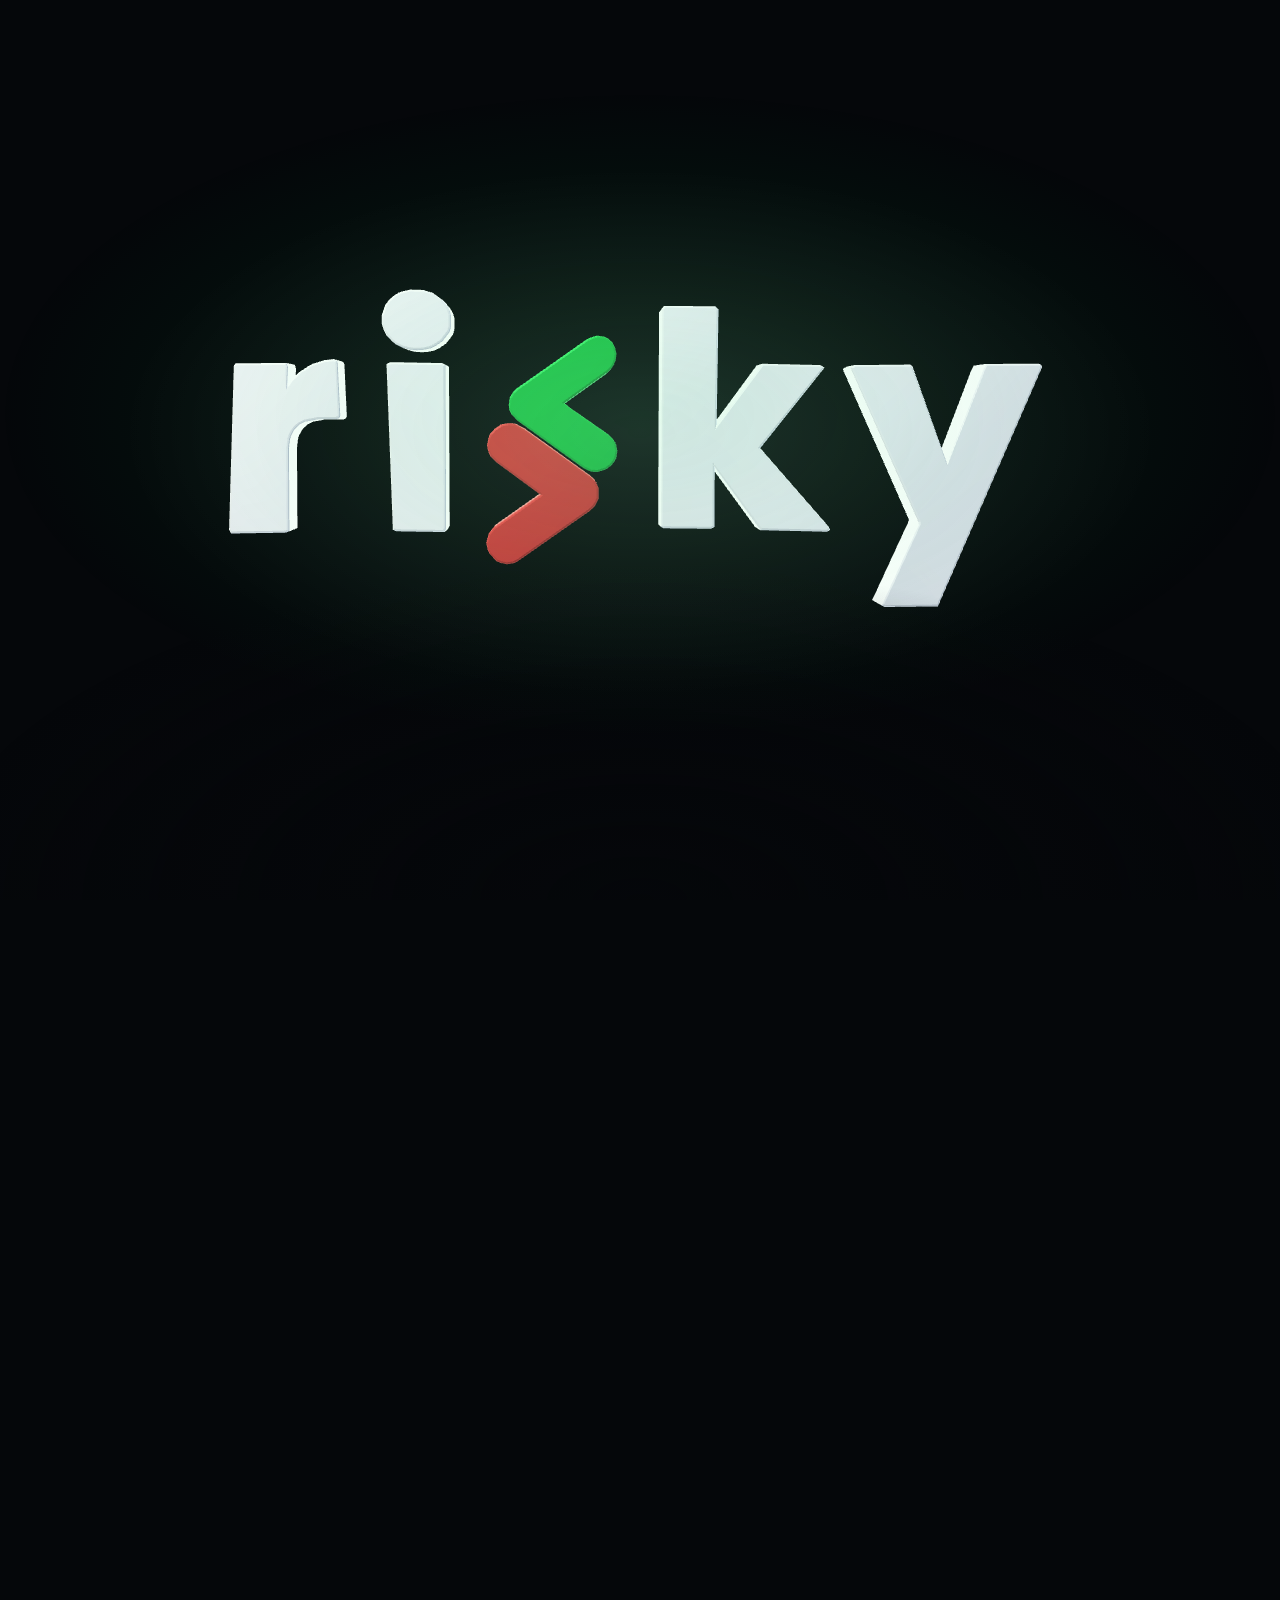
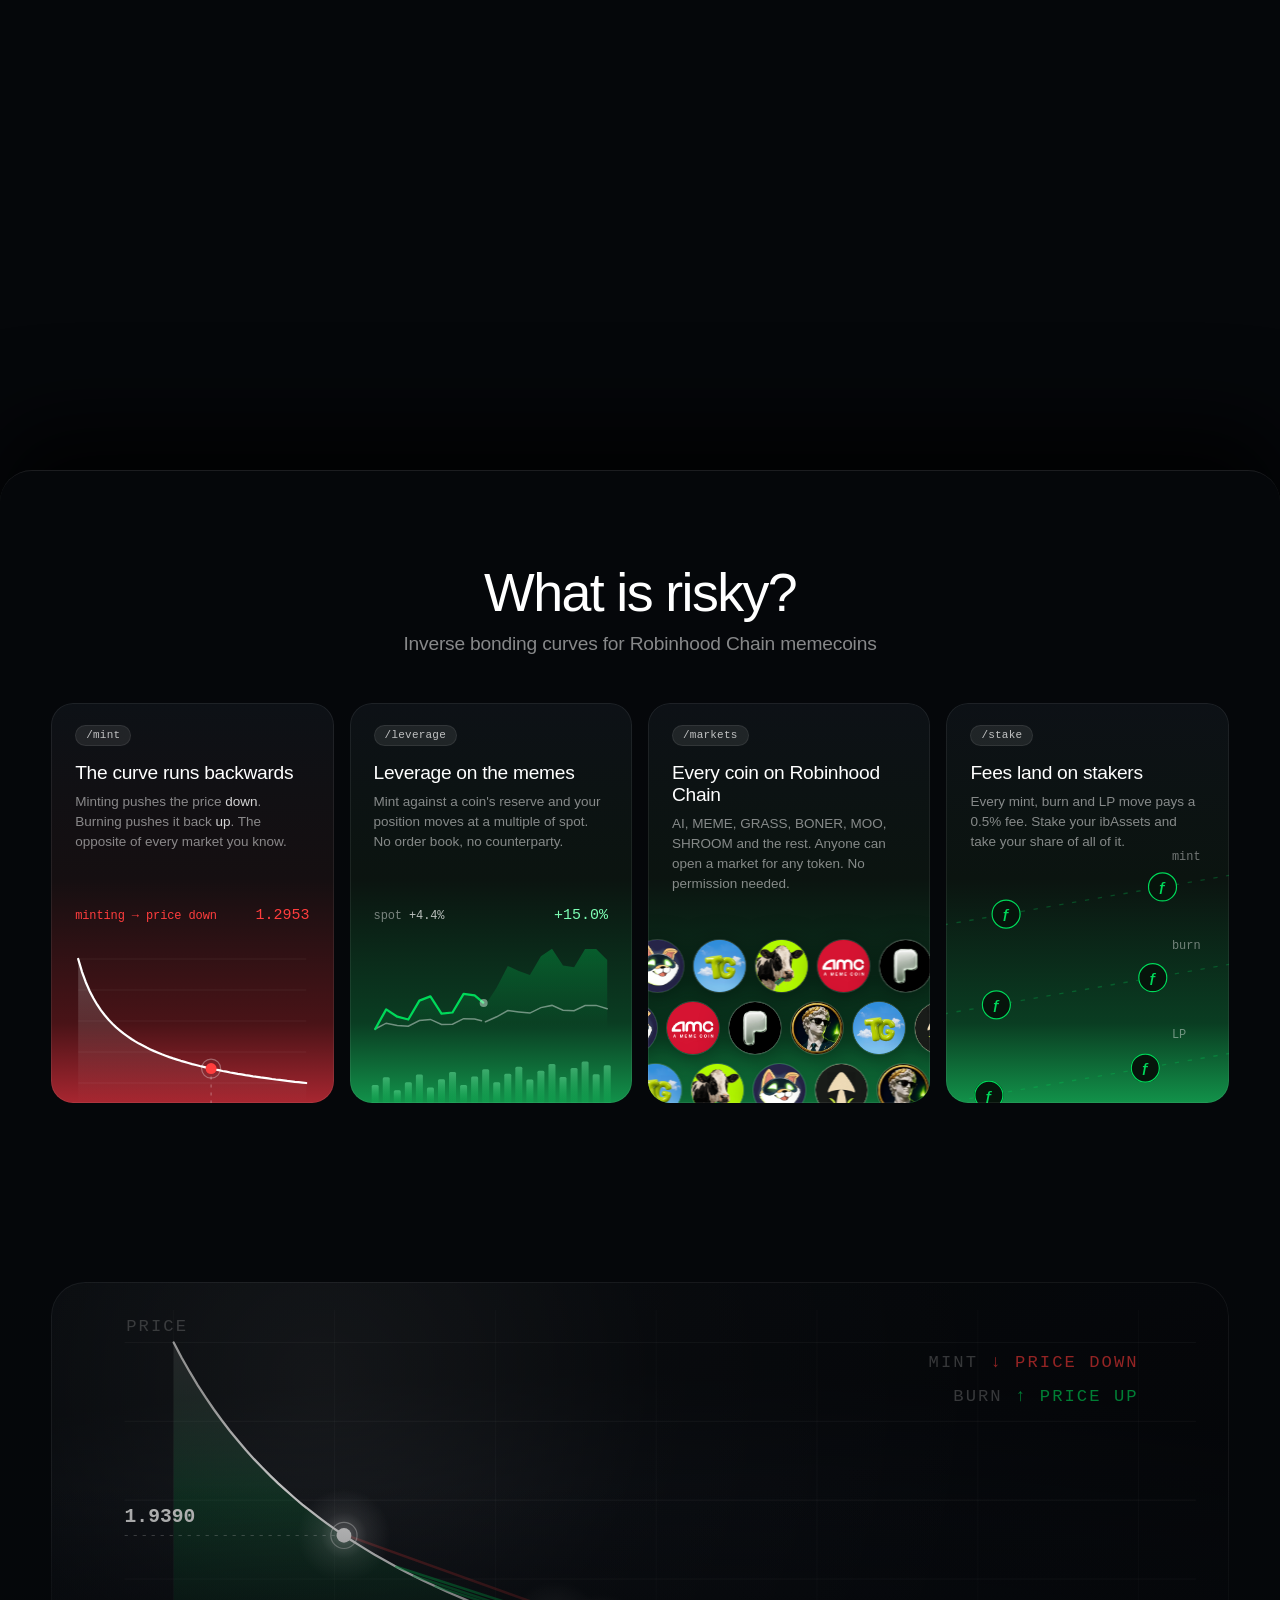
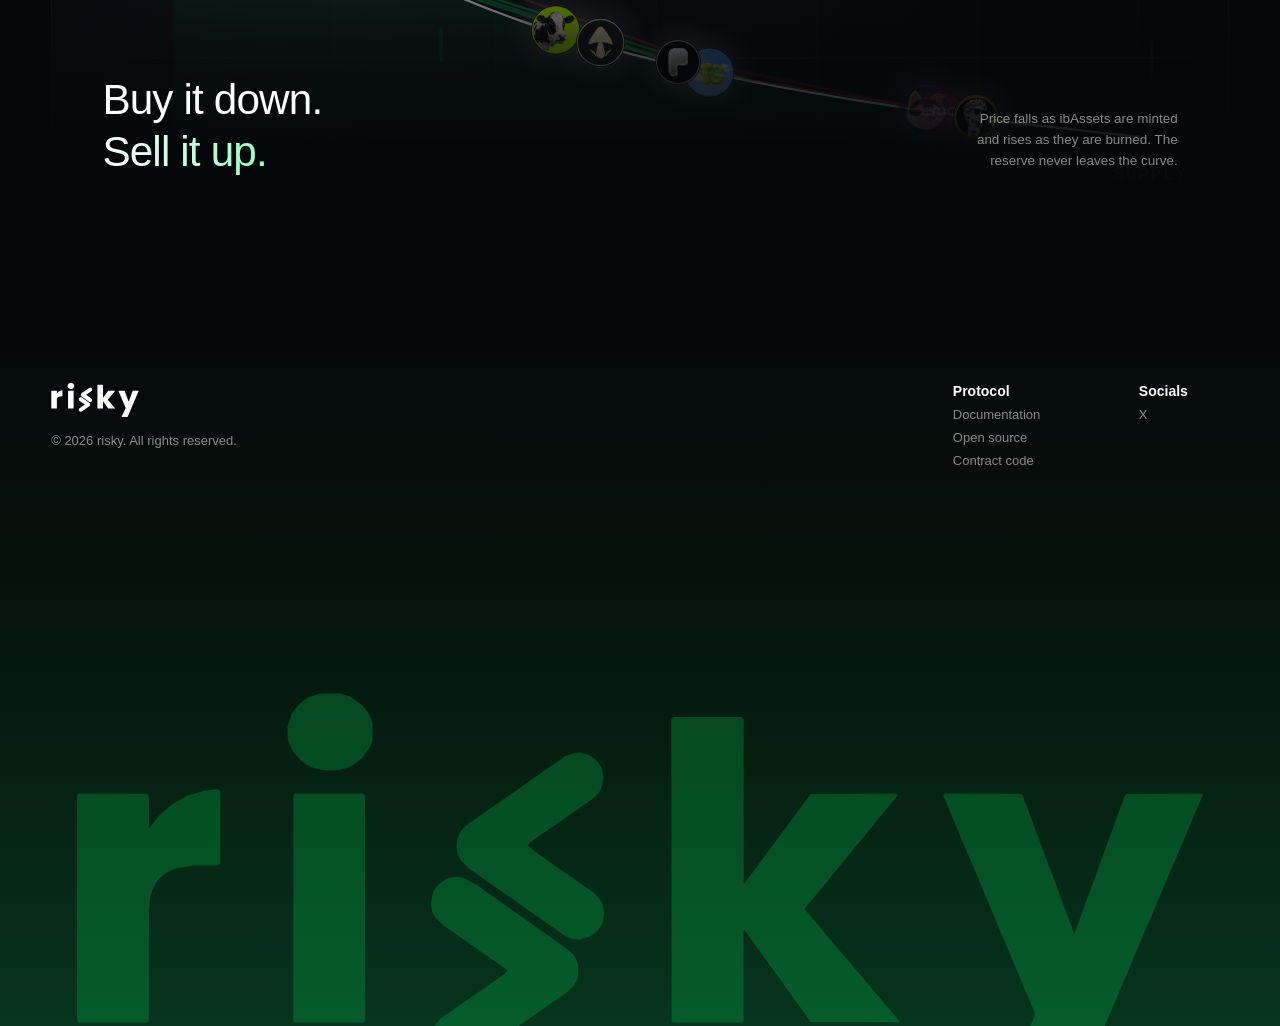
<file: index.html>
<!DOCTYPE html>
<html lang="en">
<head>
<meta charset="UTF-8" />
<meta name="viewport" content="width=device-width, initial-scale=1" />
<title>risky</title>
<meta name="description" content="Inverse bonding curves for Robinhood Chain memecoins. Mint it down, burn it up. No order book, no counterparty, no admin key." />
<link rel="icon" href="favicon.svg" type="image/svg+xml" />
<meta name="theme-color" content="#05070a" />

<link rel="stylesheet" href="styles/site.css" />
<link rel="stylesheet" href="styles/curve.css" />
<link rel="stylesheet" href="styles/features.css" />
</head>
<body>

<!-- Shared "risky" wordmark, referenced by every <use href="#riskyMark"> on the page. -->
<svg class="sprite" aria-hidden="true"><defs><g id="riskyMark"></g></defs></svg>

<!-- ============================== Hero ============================== -->
<section class="hero" id="hero">
  <div class="hero__stage" id="heroStage">
    <canvas class="hero__canvas" id="heroCanvas"></canvas>
    <div class="hero__loader" id="heroLoader"><div class="hero__spinner"></div></div>
    <a class="hero__cta" id="heroCta" href="app/">Open App <span aria-hidden="true">↗</span></a>
  </div>
</section>

<!-- Fixed "Open app" for everything after the burst. -->
<a class="topbar" id="topbar" href="app/" aria-hidden="true">
  <svg class="topbar__mark" viewBox="0 0 761 296" aria-hidden="true"><use href="#riskyMark" /></svg>
  <span class="topbar__btn">Open app <span aria-hidden="true">↗</span></span>
</a>

<!-- ============================== Cards ============================= -->
<section class="section section--after-hero">
  <div class="shell">
    <div class="section__intro" data-reveal>
      <h2 class="section__heading">What is risky?</h2>
      <p class="section__sub">Inverse bonding curves for Robinhood Chain memecoins</p>
    </div>
    <div class="cards">

      <article class="card" data-card="curve" data-reveal>
        <span class="card__slug">/mint</span>
        <h2 class="card__title">The curve runs backwards</h2>
        <p class="card__copy">Minting pushes the price <em>down</em>. Burning pushes it back <em>up</em>. The opposite of every market you know.</p>
        <div class="card__art">
          <div class="rate">
            <span class="rate__label" id="curveAction">minting → price down</span>
            <span class="rate__value" id="curvePrice">1.0000</span>
          </div>
          <svg viewBox="0 0 260 170" preserveAspectRatio="xMidYMax meet" aria-hidden="true">
            <defs>
              <linearGradient id="curveFillGrad" x1="0" y1="0" x2="0" y2="1">
                <stop offset="0" stop-color="#ffffff" stop-opacity="0.20" />
                <stop offset="1" stop-color="#ffffff" stop-opacity="0" />
              </linearGradient>
            </defs>
            <g id="curveCardGrid"></g>
            <path id="curveArea" fill="url(#curveFillGrad)" />
            <path id="curveTrail" stroke="rgba(255,255,255,0.28)" stroke-width="1.25"
                  stroke-dasharray="3 5" fill="none" />
            <path id="curveLine" fill="none" stroke="#ffffff" stroke-width="2.25"
                  stroke-linecap="round" stroke-linejoin="round" />
            <g id="curveMarker">
              <circle r="5.5" fill="#ff3d3d" />
              <circle r="9.5" fill="none" stroke="rgba(255,255,255,0.32)" stroke-width="1.2" />
            </g>
          </svg>
        </div>
      </article>

      <article class="card" data-card="leverage" data-reveal style="--reveal-delay: 0.07s">
        <span class="card__slug">/leverage</span>
        <h2 class="card__title">Leverage on the memes</h2>
        <p class="card__copy">Mint against a coin's reserve and your position moves at a multiple of spot. No order book, no counterparty.</p>
        <div class="card__art">
          <div class="rate">
            <span class="rate__label">spot <b id="spotPct">+0.0%</b></span>
            <span class="rate__value" id="levPct">+0.0%</span>
          </div>
          <svg viewBox="0 0 260 170" preserveAspectRatio="xMidYMax meet" aria-hidden="true">
            <defs>
              <linearGradient id="levBarGrad" x1="0" y1="1" x2="0" y2="0">
                <stop offset="0" stop-color="#00d95a" stop-opacity="0.10" />
                <stop offset="1" stop-color="#7dffb4" stop-opacity="0.42" />
              </linearGradient>
              <linearGradient id="levFill" x1="0" y1="0" x2="0" y2="1">
                <stop offset="0" stop-color="#00d95a" stop-opacity="0.40" />
                <stop offset="1" stop-color="#00d95a" stop-opacity="0" />
              </linearGradient>
            </defs>
            <g id="levBars"></g>
            <path id="levArea" fill="url(#levFill)" />
            <path id="spotLine" fill="none" stroke="rgba(255,255,255,0.42)" stroke-width="1.5"
                  stroke-dasharray="4 4" stroke-linecap="round" />
            <path id="levLine" fill="none" stroke="#00d95a" stroke-width="2.25"
                  stroke-linecap="round" stroke-linejoin="round" />
            <circle id="levHead" r="4" fill="#eaffef" />
          </svg>
        </div>
      </article>

      <article class="card" data-card="markets" data-reveal style="--reveal-delay: 0.14s">
        <span class="card__slug">/markets</span>
        <h2 class="card__title">Every coin on Robinhood Chain</h2>
        <p class="card__copy">AI, MEME, GRASS, BONER, MOO, SHROOM and the rest. Anyone can open a market for any token. No permission needed.</p>
        <div class="card__art">
          <div class="rail" id="railA"></div>
          <div class="rail" id="railB"></div>
          <div class="rail" id="railC"></div>
        </div>
      </article>

      <article class="card" data-card="stake" data-reveal style="--reveal-delay: 0.21s">
        <span class="card__slug">/stake</span>
        <h2 class="card__title">Fees land on stakers</h2>
        <p class="card__copy">Every mint, burn and LP move pays a 0.5% fee. Stake your ibAssets and take your share of all of it.</p>
        <div class="card__art">
          <svg viewBox="0 0 260 220" preserveAspectRatio="xMidYMid meet" aria-hidden="true">
            <g id="feeRails"></g>
            <g id="feeCoins"></g>
          </svg>
        </div>
      </article>

    </div>
  </div>
</section>

<!-- ============================== Curve ============================= -->
<section class="section">
  <div class="shell" data-reveal>
    <div class="scene" id="scene">
      <svg class="scene__svg" viewBox="0 0 1440 660" preserveAspectRatio="xMidYMid slice" aria-hidden="true">
        <defs>

          <linearGradient id="skyGrad" x1="0" y1="0" x2="0.6" y2="1">
            <stop offset="0"    stop-color="#0b1016" />
            <stop offset="0.55" stop-color="#080b10" />
            <stop offset="1"    stop-color="#05070a" />
          </linearGradient>

          <!-- The reserves held under the curve. -->
          <linearGradient id="reserveGrad" gradientUnits="userSpaceOnUse" x1="0" y1="74" x2="0" y2="620">
            <stop offset="0"   stop-color="#ffffff" stop-opacity="0.16" />
            <stop offset="0.35" stop-color="#00d95a" stop-opacity="0.17" />
            <stop offset="1"   stop-color="#00d95a" stop-opacity="0.06" />
          </linearGradient>

          <radialGradient id="topLight" gradientUnits="userSpaceOnUse" cx="330" cy="120" r="820">
            <stop offset="0"   stop-color="#ffffff" stop-opacity="0.10" />
            <stop offset="0.5" stop-color="#ffffff" stop-opacity="0.02" />
            <stop offset="1"   stop-color="#ffffff" stop-opacity="0" />
          </radialGradient>

          <radialGradient id="chipGlow" cx="0.5" cy="0.5" r="0.5">
            <stop offset="0"   stop-color="#ffffff" stop-opacity="0.28" />
            <stop offset="0.5" stop-color="#ffffff" stop-opacity="0.08" />
            <stop offset="1"   stop-color="#ffffff" stop-opacity="0" />
          </radialGradient>

          <radialGradient id="spotGlow" cx="0.5" cy="0.5" r="0.5">
            <stop offset="0"   stop-color="#ffffff" stop-opacity="0.75" />
            <stop offset="0.5" stop-color="#ffffff" stop-opacity="0.20" />
            <stop offset="1"   stop-color="#ffffff" stop-opacity="0" />
          </radialGradient>

          <filter id="softGlow" x="-80%" y="-80%" width="260%" height="260%">
            <feGaussianBlur stdDeviation="9" />
          </filter>
          <filter id="chipShadow" x="-50%" y="-50%" width="200%" height="200%">
            <feDropShadow dx="0" dy="2" stdDeviation="2.4" flood-color="#000" flood-opacity="0.55" />
          </filter>

          <!-- Coins ride this; the visible stroke below is the same path. -->
          <path id="ibcCurve" />
        </defs>

        <rect x="0" y="0" width="1440" height="660" fill="url(#skyGrad)" />
        <rect x="0" y="0" width="1440" height="660" fill="url(#topLight)" />

        <g id="curveGrid"></g>
        <g id="curveAxes"></g>

        <path id="curveFill" fill="url(#reserveGrad)" />
        <path id="curveGlow" fill="none" stroke="#ffffff" stroke-width="7"
              opacity="0.28" filter="url(#softGlow)" />
        <path id="curveStroke" fill="none" stroke="#ffffff" stroke-width="2.75"
              stroke-linecap="round" />

        <g id="layerTicks"></g>
        <g id="layerStreaks"></g>

        <path id="spotGuide" fill="none" stroke="rgba(255,255,255,0.30)"
              stroke-width="1.25" stroke-dasharray="4 7" />
        <text id="spotPrice" x="90" y="0" fill="#ffffff" font-size="24" font-weight="600"
              font-family="ui-monospace, SFMono-Regular, Menlo, monospace">1.0000</text>

        <g id="layerFlash"></g>
        <g id="layerFlow"></g>

        <g id="spotMark">
          <circle id="spotHalo" r="46" fill="url(#spotGlow)" />
          <circle id="spotDot" r="9" fill="#ffffff" />
          <circle r="16" fill="none" stroke="rgba(255,255,255,0.45)" stroke-width="1.5" />
        </g>
      </svg>

      <div class="scene__overlay">
        <h2 class="scene__headline">
          <span class="scene__line">Buy it down.</span>
          <span class="scene__line scene__line--accent">Sell it up.</span>
        </h2>
        <p class="scene__sub">
          Price falls as ibAssets are minted and rises as they are burned. The reserve never leaves the curve.
        </p>
      </div>
    </div>
  </div>
</section>

<!-- ============================== Footer ============================ -->
<footer class="footer">
  <div class="footer__top shell">
    <div class="footer__brand">
      <span class="footer__logo">
        <svg viewBox="0 0 761 296" aria-hidden="true"><use href="#riskyMark" /></svg>
      </span>
      <p class="footer__copy">© 2026 risky. All rights reserved.</p>
    </div>
    <div class="footer__cols">
      <div class="footer__col">
        <span class="footer__head">Protocol</span>
        <a href="docs/">Documentation</a>
        <a href="https://github.com/RiskyMarkets/risky" target="_blank" rel="noopener">Open source</a>
        <a href="https://github.com/RiskyMarkets/risky-contracts" target="_blank" rel="noopener">Contract code</a>
      </div>
      <div class="footer__col">
        <span class="footer__head">Socials</span>
        <a href="https://x.com/risky" target="_blank" rel="noopener">X</a>
      </div>
    </div>
  </div>
  <svg class="footer__wordmark" viewBox="0 0 761 296" aria-hidden="true"><use href="#riskyMark" /></svg>
</footer>

<script type="importmap">
{
  "imports": {
    "three": "./vendor/three/build/three.webgpu.js",
    "three/webgpu": "./vendor/three/build/three.webgpu.js",
    "three/tsl": "./vendor/three/build/three.tsl.js"
  }
}
</script>

<script src="vendor/gsap/gsap.min.js"></script>
<script src="vendor/gsap/MotionPathPlugin.min.js"></script>
<script type="module" src="scripts/site.js"></script>
</body>
</html>
</file>
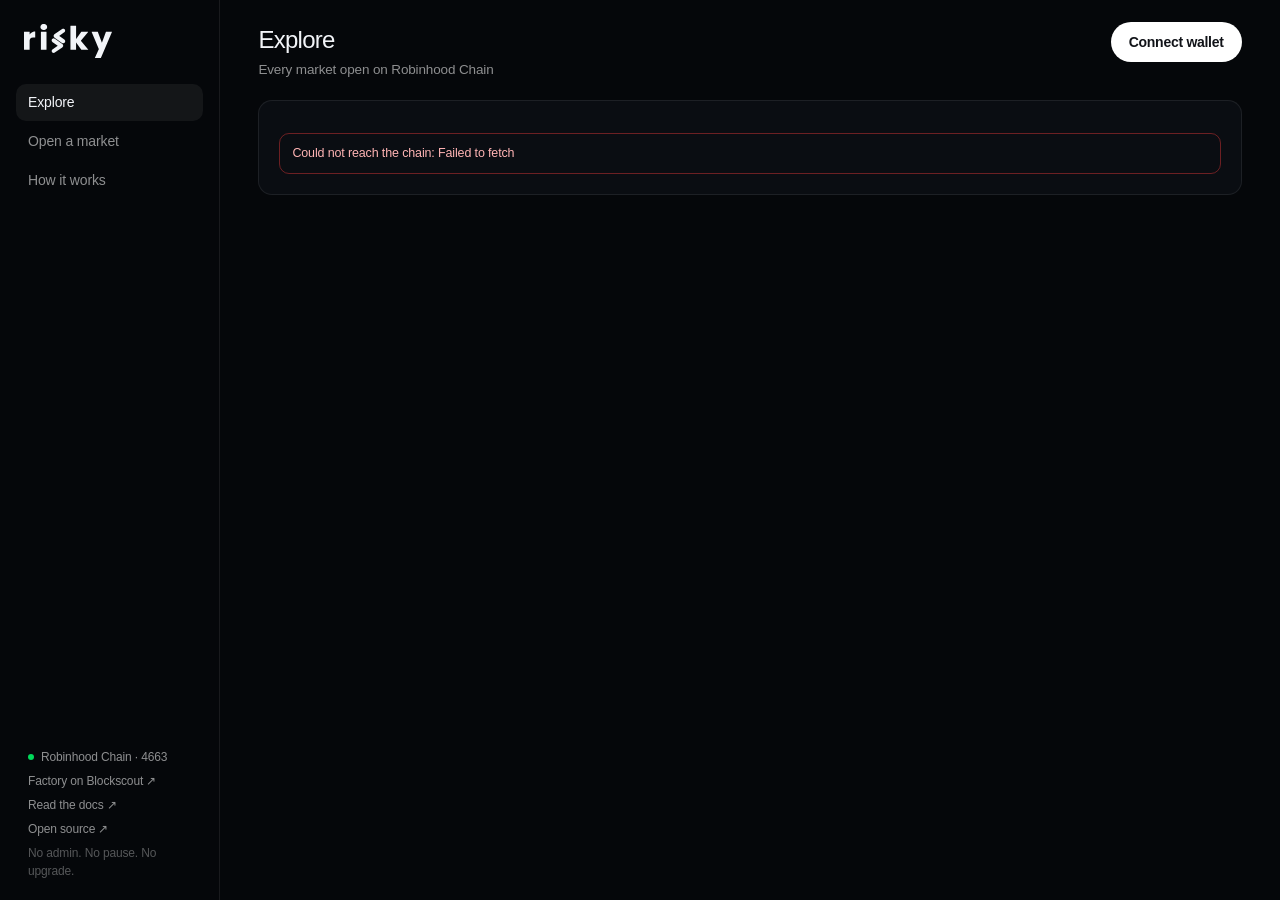
<file: app/index.html>
<!DOCTYPE html>
<html lang="en">
<head>
<meta charset="UTF-8" />
<meta name="viewport" content="width=device-width, initial-scale=1" />
<title>risky · App</title>
<meta name="description" content="Mint, burn, stake and LP on inverse bonding curves for Robinhood Chain memecoins." />
<link rel="icon" href="../favicon.svg" type="image/svg+xml" />
<meta name="theme-color" content="#05070a" />
<link rel="stylesheet" href="app.css" />
</head>
<body>
<svg class="sprite" aria-hidden="true"><defs><g id="riskyMark"></g></defs></svg>

<div class="frame">
  <aside class="side">
    <a class="side__logo" href="../" title="risky home" aria-label="risky">
      <svg viewBox="0 0 761 296" aria-hidden="true"><use href="#riskyMark" /></svg>
    </a>
    <nav class="side__nav" id="nav">
      <a class="side__link" href="#/" data-route="explore"><span class="slug">/markets</span> Explore</a>
      <a class="side__link" href="#/create" data-route="create"><span class="slug">/open</span> Open a market</a>
      <a class="side__link" href="../docs/" data-route="docs"><span class="slug">/docs</span> How it works</a>
    </nav>
    <div class="side__foot">
      <span class="side__chain">Robinhood Chain · 4663</span>
      <a href="https://robinhoodchain.blockscout.com/address/0xF9d9DdDc5cbD08021953C346C1E325F0CC03324a" target="_blank" rel="noopener">Factory on Blockscout ↗</a>
      <a href="../docs/">Read the docs ↗</a>
      <a href="https://github.com/RiskyMarkets/risky" target="_blank" rel="noopener">Open source ↗</a>
      <span>No admin. No pause. No upgrade.</span>
    </div>
  </aside>

  <main class="main">
    <header class="top">
      <div>
        <h1 class="top__title" id="title">Explore</h1>
        <p class="top__sub" id="subtitle">Every market open on Robinhood Chain</p>
      </div>
      <div class="wallet" id="wallet">
        <button class="btn" id="connectBtn">Connect wallet</button>
      </div>
    </header>
    <section id="view"></section>
  </main>
</div>

<script type="module" src="app.js"></script>
</body>
</html>
</file>
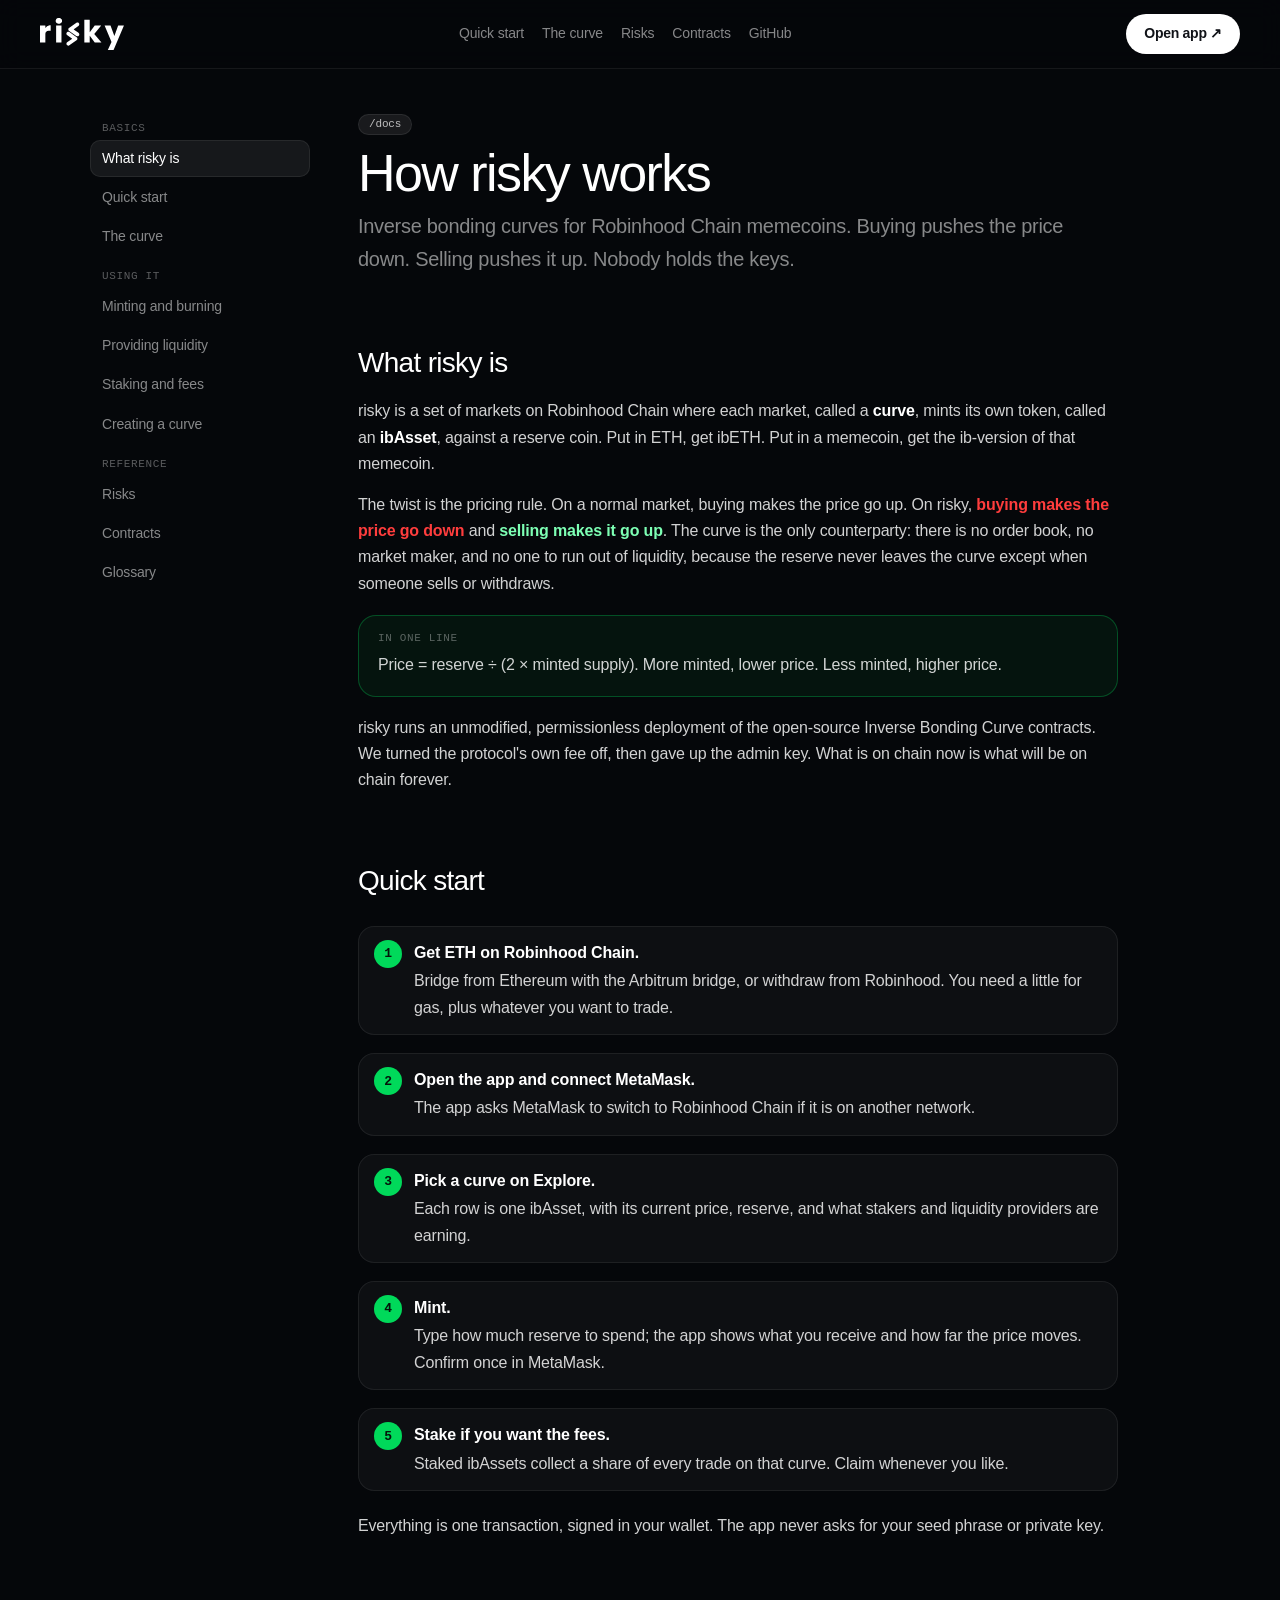
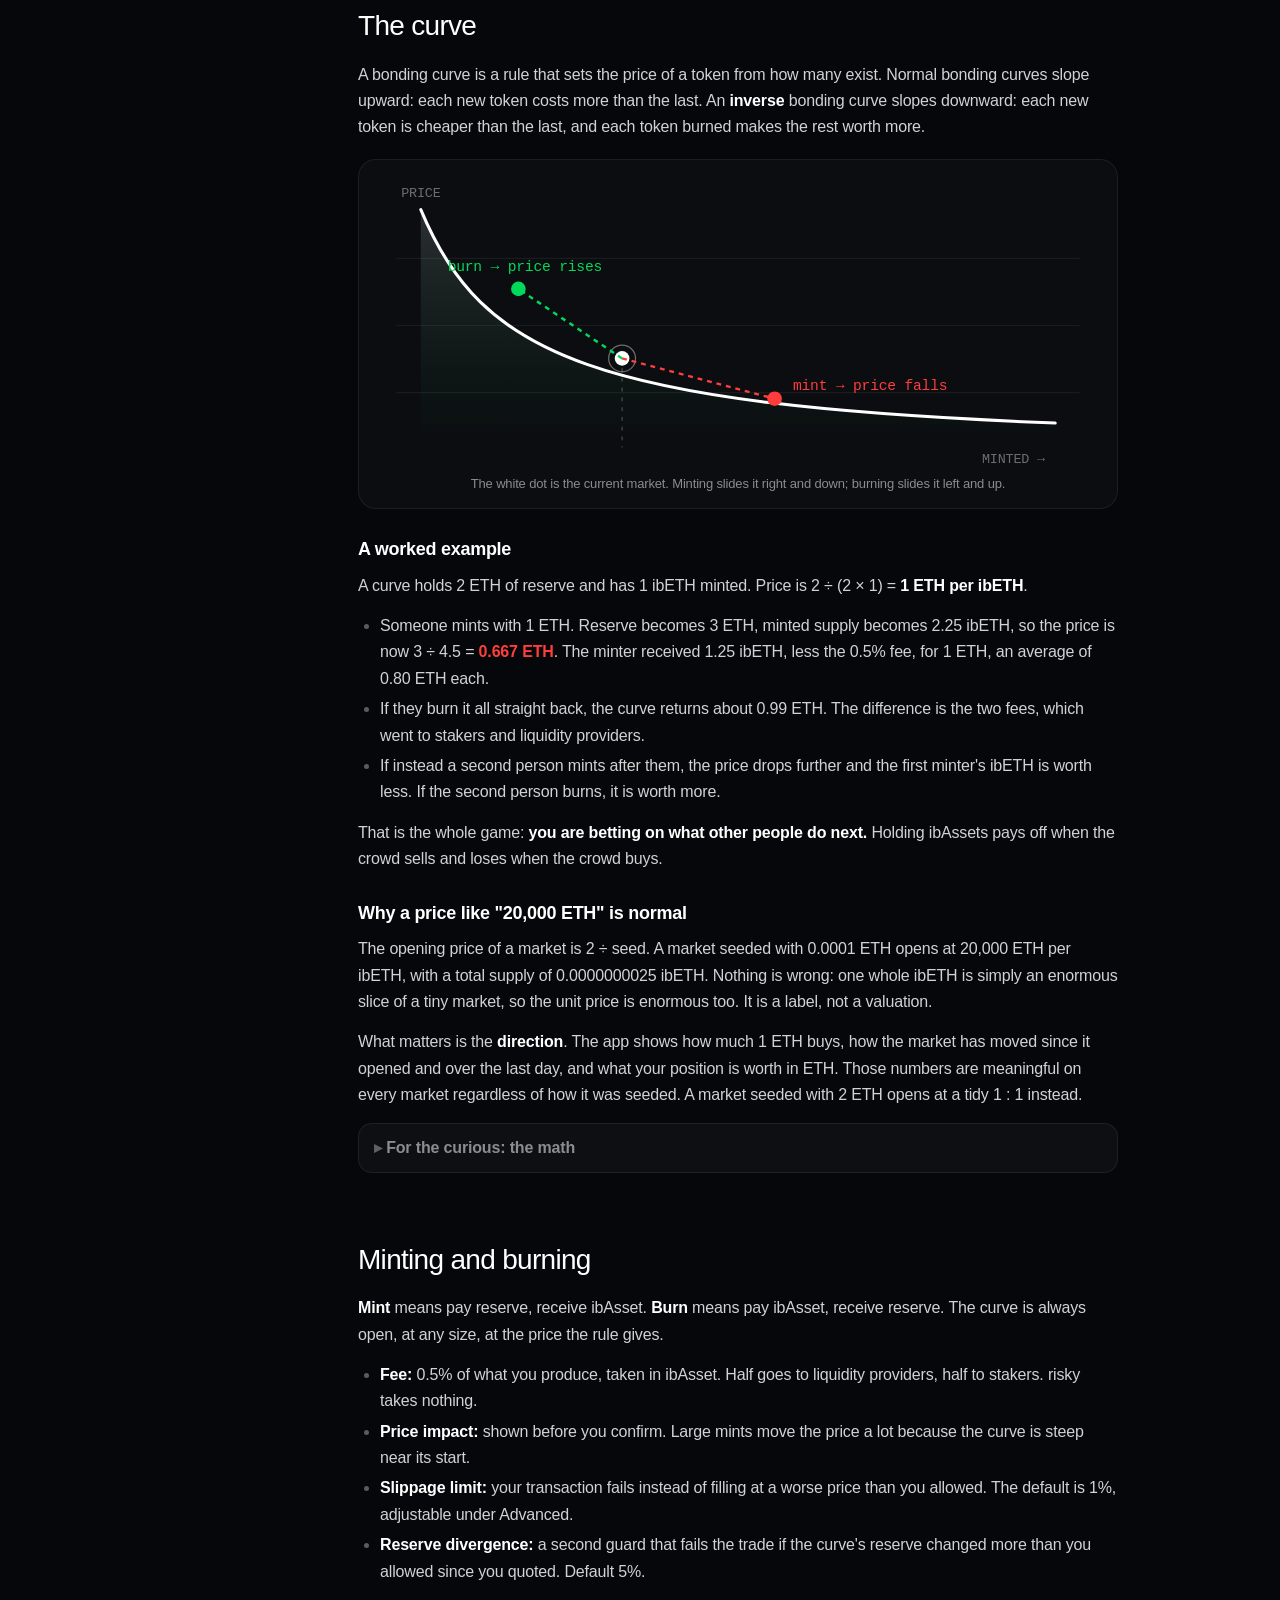
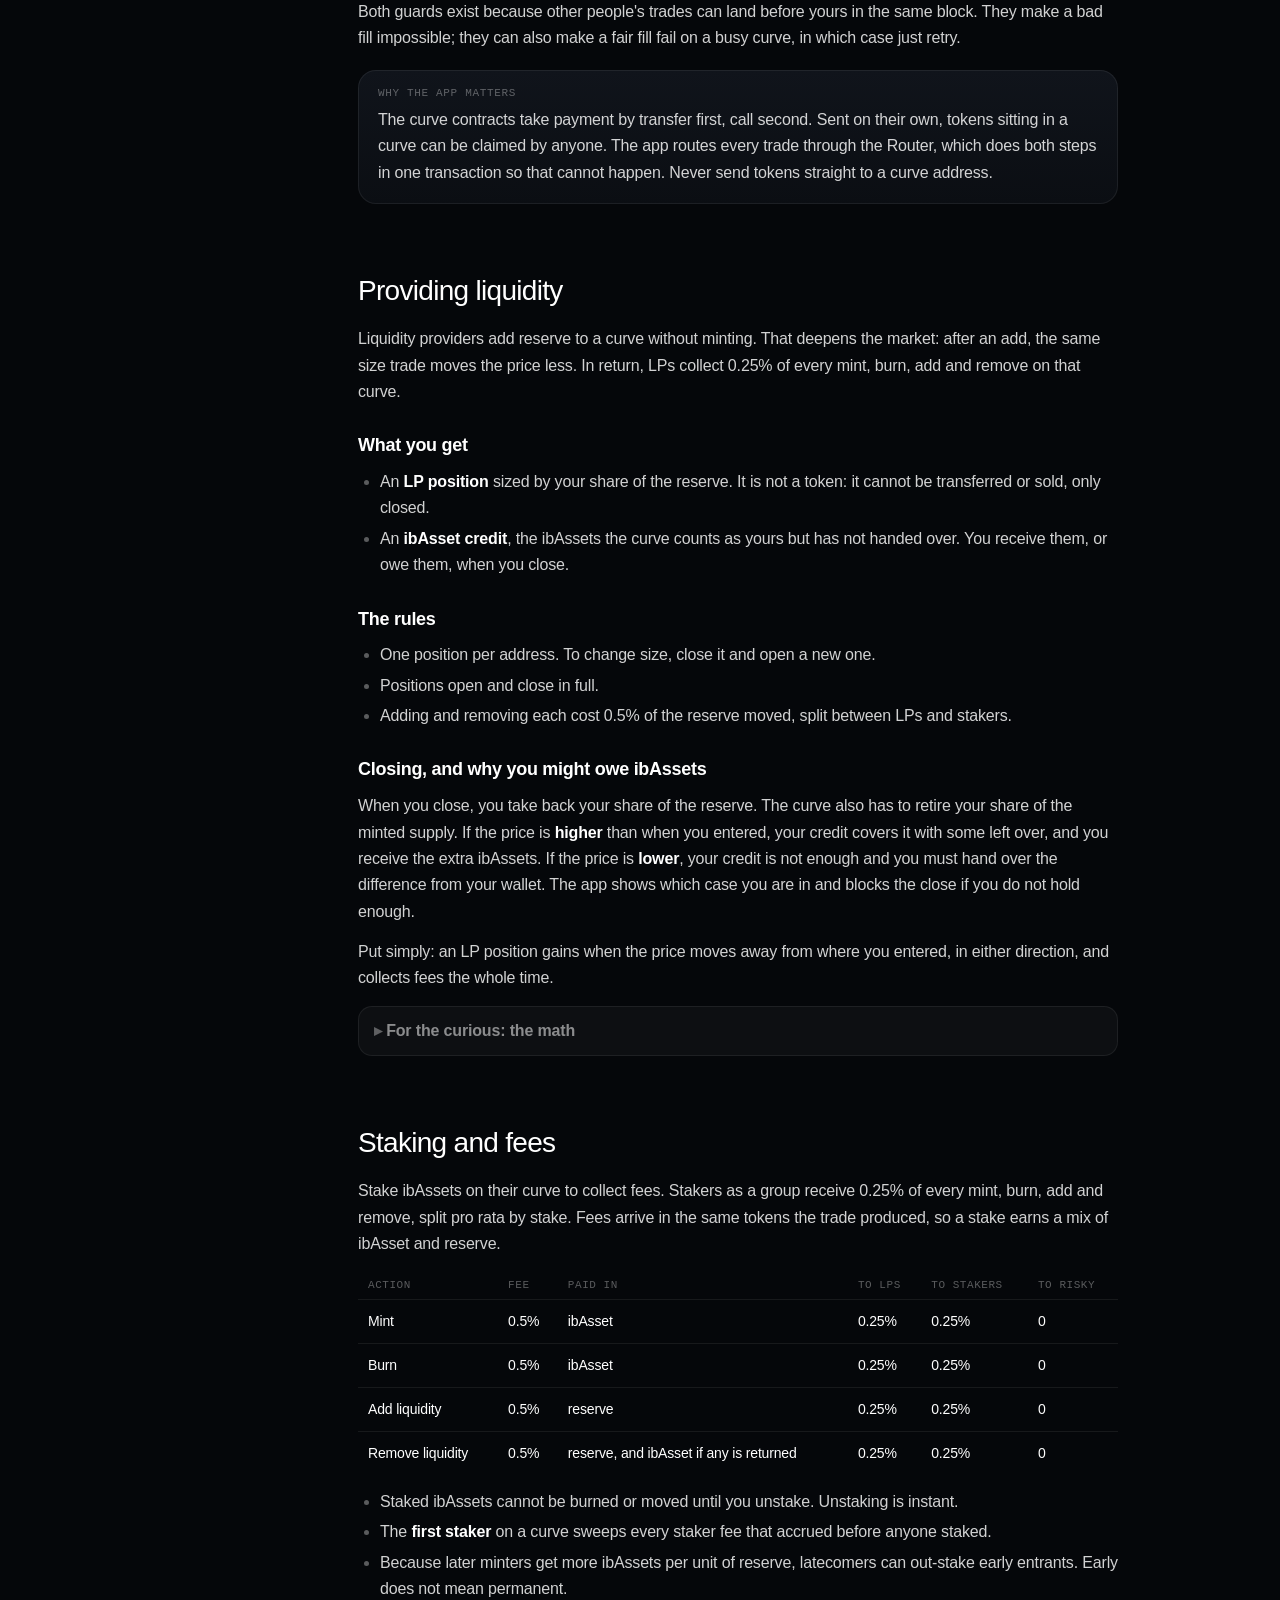
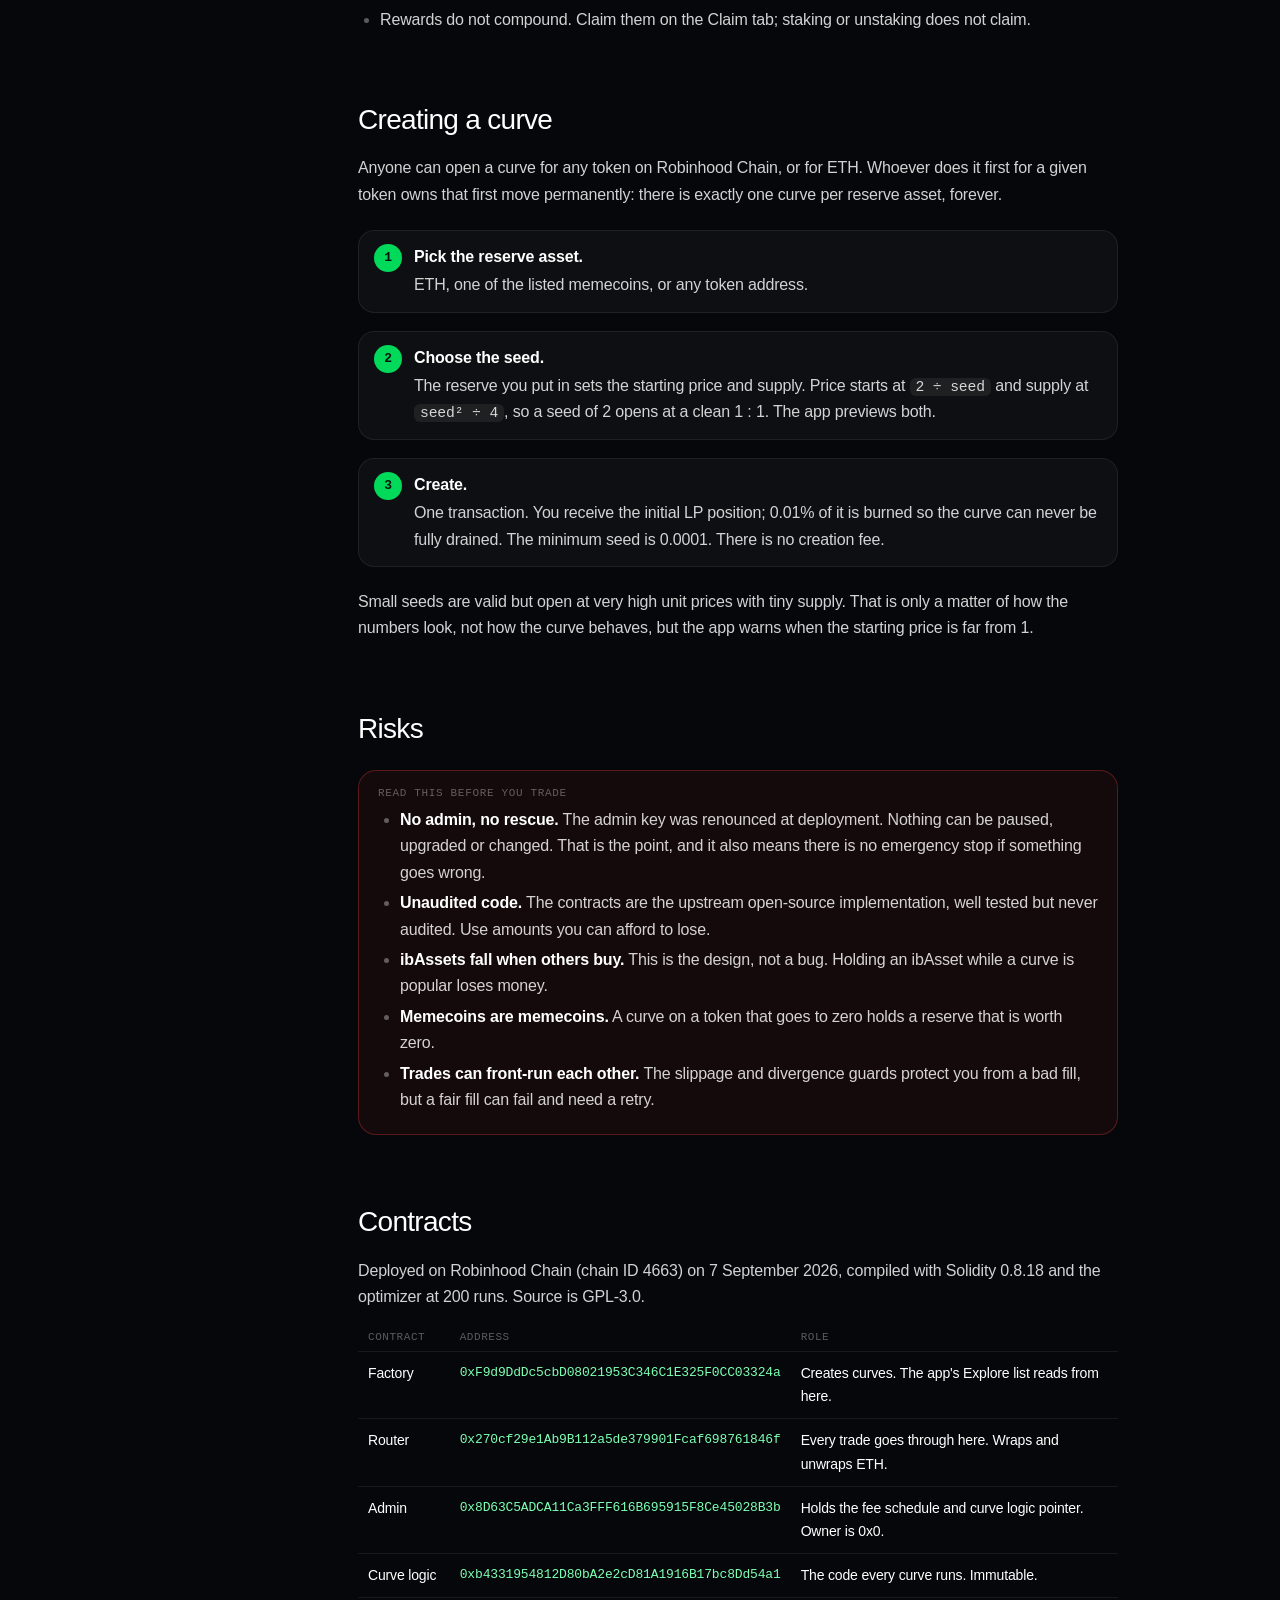
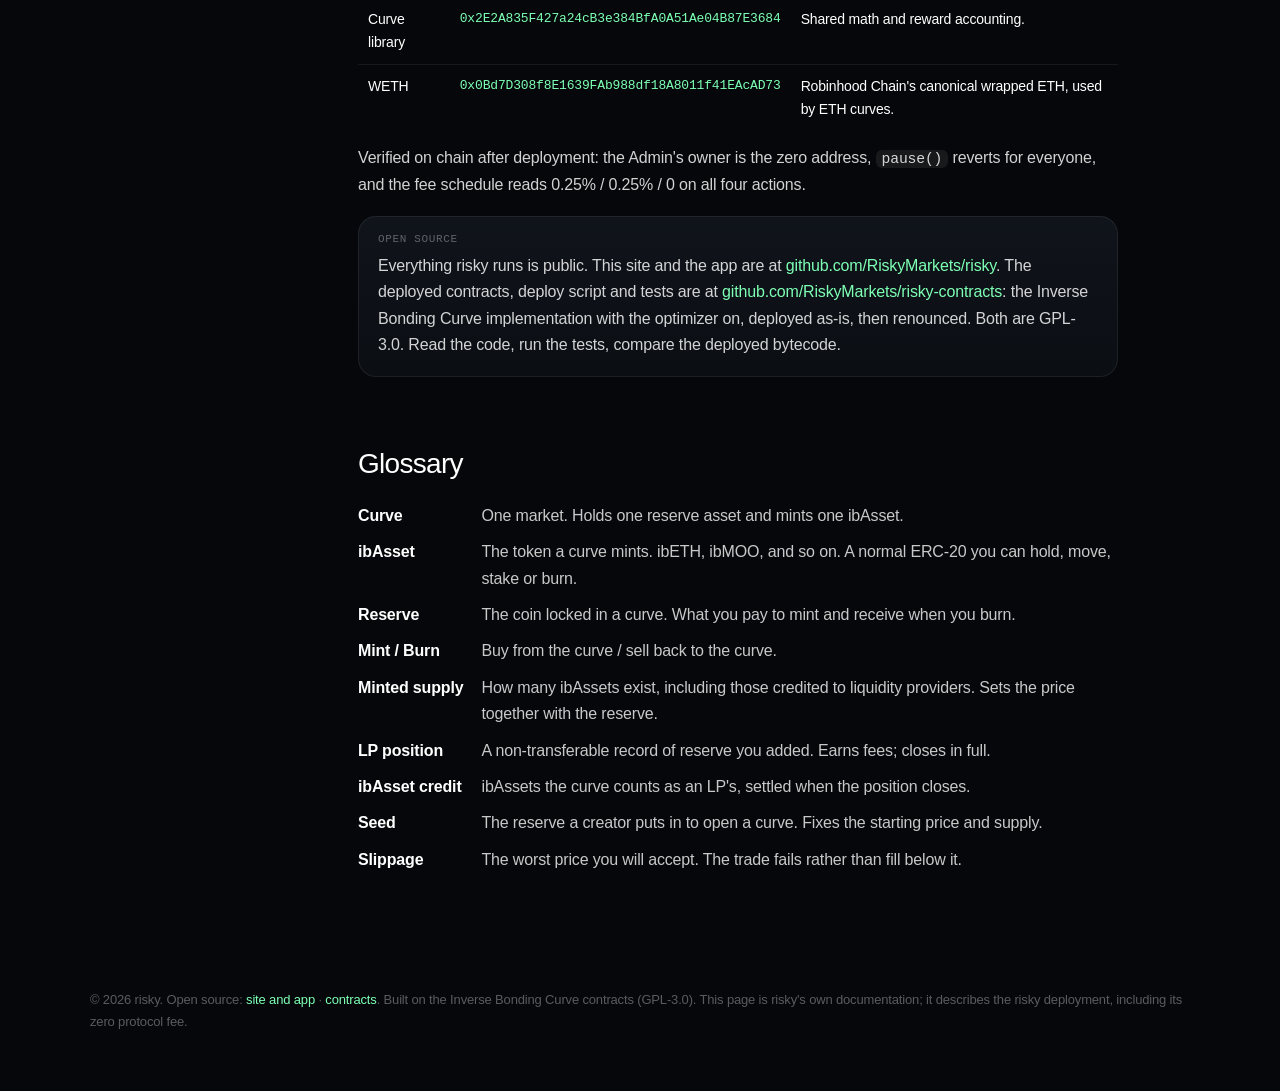
<file: docs/index.html>
<!DOCTYPE html>
<html lang="en">
<head>
<meta charset="UTF-8" />
<meta name="viewport" content="width=device-width, initial-scale=1" />
<title>risky · Docs</title>
<meta name="description" content="How risky works: inverse bonding curves for Robinhood Chain memecoins, explained in plain language." />
<link rel="icon" href="../favicon.svg" type="image/svg+xml" />
<meta name="theme-color" content="#05070a" />
<style>
  :root { --green:#00d95a; --mint:#7dffb4; --red:#ff3d3d; --ink:#05070a; --panel:#0b0e13; --line:rgba(255,255,255,.07); --text:#fff; --dim:rgba(255,255,255,.52); --faint:rgba(255,255,255,.34);
    --sans:-apple-system,BlinkMacSystemFont,"Segoe UI",Inter,Helvetica,Arial,sans-serif; --mono:ui-monospace,SFMono-Regular,Menlo,monospace; }
  * { box-sizing:border-box; }
  body { margin:0; background:var(--ink); color:var(--text); font:16px/1.65 var(--sans); letter-spacing:-0.01em; -webkit-font-smoothing:antialiased; }
  a { color:var(--mint); text-decoration:none; } a:hover { text-decoration:underline; }
  .sprite { position:absolute; width:0; height:0; overflow:hidden; }
  .bar { position:sticky; top:0; z-index:5; display:flex; align-items:center; justify-content:space-between; gap:16px; padding:14px clamp(18px,4vw,40px); background:rgba(5,7,10,.85); backdrop-filter:blur(12px); border-bottom:1px solid var(--line); }
  .bar__logo svg { width:84px; height:auto; fill:#fff; display:block; }
  .bar__links { display:flex; gap:18px; font-size:14px; color:var(--dim); }
  .bar__links a { color:var(--dim); } .bar__links a:hover { color:#fff; text-decoration:none; }
  .btn { display:inline-flex; align-items:center; gap:8px; height:40px; padding:0 18px; border-radius:999px; background:#fff; color:#111318; font-weight:600; font-size:14px; letter-spacing:-0.02em; }
  .btn:hover { background:#f1f2f5; text-decoration:none; }
  .wrap { display:grid; grid-template-columns:220px minmax(0,1fr); gap:48px; max-width:1180px; margin:0 auto; padding:40px clamp(18px,4vw,40px) 100px; }
  .toc { position:sticky; top:84px; align-self:start; display:flex; flex-direction:column; gap:2px; font-size:14px; }
  .toc a { padding:7px 12px; border-radius:10px; color:var(--dim); } .toc a:hover { background:rgba(255,255,255,.05); color:#fff; text-decoration:none; }
  .toc a.is-active { color:#fff; background:rgba(255,255,255,.07); box-shadow:inset 0 0 0 1px var(--line); }
  .toc__head { margin:14px 12px 4px; font:500 11px/1 var(--mono); letter-spacing:.06em; text-transform:uppercase; color:var(--faint); }
  .doc { max-width:760px; }
  h1 { margin:0 0 8px; font-size:clamp(34px,4.5vw,52px); font-weight:500; letter-spacing:-0.03em; line-height:1.1; }
  .lede { font-size:20px; color:var(--dim); margin:0 0 40px; letter-spacing:-0.015em; }
  h2 { margin:56px 0 12px; padding-top:8px; font-size:28px; font-weight:500; letter-spacing:-0.025em; scroll-margin-top:90px; }
  h3 { margin:26px 0 8px; font-size:18px; font-weight:600; letter-spacing:-0.015em; }
  p { margin:0 0 14px; color:rgba(255,255,255,.82); }
  ul, ol { margin:0 0 14px; padding-left:22px; color:rgba(255,255,255,.82); } li { margin:4px 0; }
  li::marker { color:var(--faint); }
  b { font-weight:600; color:#fff; }
  code { font:0.92em var(--mono); padding:1px 6px; border-radius:6px; background:rgba(255,255,255,.07); }
  .kicker { display:inline-block; margin-bottom:10px; padding:5px 11px; border-radius:999px; background:rgba(255,255,255,.08); box-shadow:inset 0 0 0 1px rgba(255,255,255,.08); font:500 11px/1 var(--mono); color:rgba(255,255,255,.72); }
  .card { margin:18px 0; padding:18px 20px; border-radius:18px; background:linear-gradient(180deg,#10141b,var(--panel)); box-shadow:inset 0 0 0 1px var(--line); }
  .card--green { box-shadow:inset 0 0 0 1px rgba(0,217,90,.3); background:rgba(0,217,90,.06); }
  .card--red { box-shadow:inset 0 0 0 1px rgba(255,61,61,.3); background:rgba(255,61,61,.06); }
  .card p:last-child, .card ul:last-child { margin-bottom:0; }
  .card__label { font:500 11px/1 var(--mono); letter-spacing:.06em; text-transform:uppercase; color:var(--faint); margin-bottom:8px; }
  .steps { counter-reset:s; list-style:none; padding:0; margin:18px 0; display:grid; gap:10px; }
  .steps li { position:relative; padding:14px 16px 14px 56px; border-radius:16px; background:rgba(255,255,255,.035); box-shadow:inset 0 0 0 1px var(--line); }
  .steps li::before { counter-increment:s; content:counter(s); position:absolute; left:16px; top:14px; width:28px; height:28px; border-radius:50%; display:grid; place-items:center; background:var(--green); color:#04140a; font:700 13px/1 var(--mono); }
  .steps b { display:block; margin-bottom:2px; }
  .math { margin:14px 0; padding:14px 18px; border-radius:14px; background:#070a0e; box-shadow:inset 0 0 0 1px var(--line); font:15px/1.8 var(--mono); color:rgba(255,255,255,.85); overflow-x:auto; }
  .math small { display:block; color:var(--faint); font-family:var(--sans); font-size:13px; }
  details { margin:14px 0; border-radius:14px; background:rgba(255,255,255,.03); box-shadow:inset 0 0 0 1px var(--line); }
  summary { cursor:pointer; padding:12px 16px; font-weight:600; color:var(--dim); list-style:none; } summary::-webkit-details-marker { display:none; }
  summary::before { content:"▸ "; color:var(--faint); } details[open] summary::before { content:"▾ "; }
  details > :not(summary) { padding:0 16px; } details > :last-child:not(summary) { padding-bottom:14px; }
  table { width:100%; border-collapse:collapse; margin:14px 0; font-size:14px; }
  th { text-align:left; padding:8px 10px; font:500 11px/1 var(--mono); letter-spacing:.05em; text-transform:uppercase; color:var(--faint); border-bottom:1px solid var(--line); }
  td { padding:10px; border-bottom:1px solid var(--line); vertical-align:top; } td.mono { font-family:var(--mono); font-size:13px; }
  tr:last-child td { border-bottom:0; }
  .up { color:var(--mint); } .down { color:var(--red); }
  figure { margin:18px 0; padding:14px; border-radius:18px; background:rgba(255,255,255,.025); box-shadow:inset 0 0 0 1px var(--line); }
  figure svg { display:block; width:100%; height:auto; } figcaption { margin-top:8px; font-size:13px; color:var(--dim); text-align:center; }
  dl.gloss { display:grid; grid-template-columns:max-content 1fr; gap:10px 18px; } dl.gloss dt { font-weight:600; } dl.gloss dd { margin:0; color:rgba(255,255,255,.78); }
  footer { max-width:1180px; margin:0 auto; padding:0 clamp(18px,4vw,40px) 60px; color:var(--faint); font-size:13px; }
  @media (max-width:860px) { .wrap { grid-template-columns:minmax(0,1fr); gap:24px; } .toc { position:static; flex-direction:row; flex-wrap:wrap; } .toc__head { display:none; } dl.gloss { grid-template-columns:1fr; } }
</style>
</head>
<body>
<svg class="sprite" aria-hidden="true"><defs><g id="riskyMark"></g></defs></svg>

<header class="bar">
  <a class="bar__logo" href="../" aria-label="risky home"><svg viewBox="0 0 761 296" aria-hidden="true"><use href="#riskyMark" /></svg></a>
  <nav class="bar__links"><a href="#start">Quick start</a><a href="#curve">The curve</a><a href="#risks">Risks</a><a href="#contracts">Contracts</a><a href="https://github.com/RiskyMarkets/risky" target="_blank" rel="noopener">GitHub</a></nav>
  <a class="btn" href="../app/">Open app ↗</a>
</header>

<div class="wrap">
  <nav class="toc" id="toc">
    <span class="toc__head">Basics</span>
    <a href="#what">What risky is</a>
    <a href="#start">Quick start</a>
    <a href="#curve">The curve</a>
    <span class="toc__head">Using it</span>
    <a href="#mint">Minting and burning</a>
    <a href="#lp">Providing liquidity</a>
    <a href="#stake">Staking and fees</a>
    <a href="#create">Creating a curve</a>
    <span class="toc__head">Reference</span>
    <a href="#risks">Risks</a>
    <a href="#contracts">Contracts</a>
    <a href="#glossary">Glossary</a>
  </nav>

  <main class="doc">
    <span class="kicker">/docs</span>
    <h1>How risky works</h1>
    <p class="lede">Inverse bonding curves for Robinhood Chain memecoins. Buying pushes the price down. Selling pushes it up. Nobody holds the keys.</p>

    <h2 id="what">What risky is</h2>
    <p>risky is a set of markets on Robinhood Chain where each market, called a <b>curve</b>, mints its own token, called an <b>ibAsset</b>, against a reserve coin. Put in ETH, get ibETH. Put in a memecoin, get the ib-version of that memecoin.</p>
    <p>The twist is the pricing rule. On a normal market, buying makes the price go up. On risky, <b class="down">buying makes the price go down</b> and <b class="up">selling makes it go up</b>. The curve is the only counterparty: there is no order book, no market maker, and no one to run out of liquidity, because the reserve never leaves the curve except when someone sells or withdraws.</p>
    <div class="card card--green"><div class="card__label">In one line</div><p>Price = reserve ÷ (2 × minted supply). More minted, lower price. Less minted, higher price.</p></div>
    <p>risky runs an unmodified, permissionless deployment of the open-source Inverse Bonding Curve contracts. We turned the protocol's own fee off, then gave up the admin key. What is on chain now is what will be on chain forever.</p>

    <h2 id="start">Quick start</h2>
    <ol class="steps">
      <li><b>Get ETH on Robinhood Chain.</b> Bridge from Ethereum with the Arbitrum bridge, or withdraw from Robinhood. You need a little for gas, plus whatever you want to trade.</li>
      <li><b>Open the app and connect MetaMask.</b> The app asks MetaMask to switch to Robinhood Chain if it is on another network.</li>
      <li><b>Pick a curve on Explore.</b> Each row is one ibAsset, with its current price, reserve, and what stakers and liquidity providers are earning.</li>
      <li><b>Mint.</b> Type how much reserve to spend; the app shows what you receive and how far the price moves. Confirm once in MetaMask.</li>
      <li><b>Stake if you want the fees.</b> Staked ibAssets collect a share of every trade on that curve. Claim whenever you like.</li>
    </ol>
    <p>Everything is one transaction, signed in your wallet. The app never asks for your seed phrase or private key.</p>

    <h2 id="curve">The curve</h2>
    <p>A bonding curve is a rule that sets the price of a token from how many exist. Normal bonding curves slope upward: each new token costs more than the last. An <b>inverse</b> bonding curve slopes downward: each new token is cheaper than the last, and each token burned makes the rest worth more.</p>
    <figure>
      <svg viewBox="0 0 600 240" aria-hidden="true">
        <defs><linearGradient id="g" x1="0" y1="0" x2="0" y2="1"><stop offset="0" stop-color="#fff" stop-opacity=".14"/><stop offset="1" stop-color="#00d95a" stop-opacity="0"/></linearGradient></defs>
        <g stroke="rgba(255,255,255,.06)"><line x1="20" x2="580" y1="70" y2="70"/><line x1="20" x2="580" y1="125" y2="125"/><line x1="20" x2="580" y1="180" y2="180"/></g>
        <path d="M40 30 C 90 150, 180 190, 560 205 L560 225 L40 225 Z" fill="url(#g)"/>
        <path d="M40 30 C 90 150, 180 190, 560 205" fill="none" stroke="#fff" stroke-width="2.5" stroke-linecap="round"/>
        <line x1="205" y1="152" x2="205" y2="225" stroke="rgba(255,255,255,.25)" stroke-dasharray="3 5"/>
        <circle cx="205" cy="152" r="6" fill="#fff"/><circle cx="205" cy="152" r="11" fill="none" stroke="rgba(255,255,255,.4)"/>
        <line x1="205" y1="152" x2="330" y2="185" stroke="#ff3d3d" stroke-width="2" stroke-dasharray="4 4"/><circle cx="330" cy="185" r="6" fill="#ff3d3d"/>
        <text x="345" y="178" fill="#ff3d3d" font-size="12" font-family="ui-monospace,Menlo,monospace">mint → price falls</text>
        <line x1="205" y1="152" x2="120" y2="95" stroke="#00d95a" stroke-width="2" stroke-dasharray="4 4"/><circle cx="120" cy="95" r="6" fill="#00d95a"/>
        <text x="62" y="80" fill="#00d95a" font-size="12" font-family="ui-monospace,Menlo,monospace">burn → price rises</text>
        <text x="24" y="20" fill="rgba(255,255,255,.4)" font-size="11" font-family="ui-monospace,Menlo,monospace">PRICE</text>
        <text x="500" y="238" fill="rgba(255,255,255,.4)" font-size="11" font-family="ui-monospace,Menlo,monospace">MINTED →</text>
      </svg>
      <figcaption>The white dot is the current market. Minting slides it right and down; burning slides it left and up.</figcaption>
    </figure>
    <h3>A worked example</h3>
    <p>A curve holds 2 ETH of reserve and has 1 ibETH minted. Price is 2 ÷ (2 × 1) = <b>1 ETH per ibETH</b>.</p>
    <ul>
      <li>Someone mints with 1 ETH. Reserve becomes 3 ETH, minted supply becomes 2.25 ibETH, so the price is now 3 ÷ 4.5 = <b class="down">0.667 ETH</b>. The minter received 1.25 ibETH, less the 0.5% fee, for 1 ETH, an average of 0.80 ETH each.</li>
      <li>If they burn it all straight back, the curve returns about 0.99 ETH. The difference is the two fees, which went to stakers and liquidity providers.</li>
      <li>If instead a second person mints after them, the price drops further and the first minter's ibETH is worth less. If the second person burns, it is worth more.</li>
    </ul>
    <p>That is the whole game: <b>you are betting on what other people do next.</b> Holding ibAssets pays off when the crowd sells and loses when the crowd buys.</p>
    <h3>Why a price like "20,000 ETH" is normal</h3>
    <p>The opening price of a market is 2 ÷ seed. A market seeded with 0.0001 ETH opens at 20,000 ETH per ibETH, with a total supply of 0.0000000025 ibETH. Nothing is wrong: one whole ibETH is simply an enormous slice of a tiny market, so the unit price is enormous too. It is a label, not a valuation.</p>
    <p>What matters is the <b>direction</b>. The app shows how much 1 ETH buys, how the market has moved since it opened and over the last day, and what your position is worth in ETH. Those numbers are meaningful on every market regardless of how it was seeded. A market seeded with 2 ETH opens at a tidy 1 : 1 instead.</p>
    <details><summary>For the curious: the math</summary>
      <p>Every risky curve uses a utilization of ½, which fixes the shape. With reserve <code>R</code> and minted supply <code>S</code>:</p>
      <div class="math">price = R ÷ (2·S)<br>invariant = R ÷ √S &nbsp;<small>unchanged by mints and burns; updated by liquidity moves</small></div>
      <p>Minting with <code>ΔR</code> reserve creates <code>ΔS = S·((1 + ΔR/R)² − 1)</code> new ibAssets. Burning <code>ΔS</code> ibAssets returns <code>ΔR = R·(1 − √(1 − ΔS/S))</code> reserve. Both are exactly what the app quotes before the fee.</p>
    </details>

    <h2 id="mint">Minting and burning</h2>
    <p><b>Mint</b> means pay reserve, receive ibAsset. <b>Burn</b> means pay ibAsset, receive reserve. The curve is always open, at any size, at the price the rule gives.</p>
    <ul>
      <li><b>Fee:</b> 0.5% of what you produce, taken in ibAsset. Half goes to liquidity providers, half to stakers. risky takes nothing.</li>
      <li><b>Price impact:</b> shown before you confirm. Large mints move the price a lot because the curve is steep near its start.</li>
      <li><b>Slippage limit:</b> your transaction fails instead of filling at a worse price than you allowed. The default is 1%, adjustable under Advanced.</li>
      <li><b>Reserve divergence:</b> a second guard that fails the trade if the curve's reserve changed more than you allowed since you quoted. Default 5%.</li>
    </ul>
    <p>Both guards exist because other people's trades can land before yours in the same block. They make a bad fill impossible; they can also make a fair fill fail on a busy curve, in which case just retry.</p>
    <div class="card"><div class="card__label">Why the app matters</div><p>The curve contracts take payment by transfer first, call second. Sent on their own, tokens sitting in a curve can be claimed by anyone. The app routes every trade through the Router, which does both steps in one transaction so that cannot happen. Never send tokens straight to a curve address.</p></div>

    <h2 id="lp">Providing liquidity</h2>
    <p>Liquidity providers add reserve to a curve without minting. That deepens the market: after an add, the same size trade moves the price less. In return, LPs collect 0.25% of every mint, burn, add and remove on that curve.</p>
    <h3>What you get</h3>
    <ul>
      <li>An <b>LP position</b> sized by your share of the reserve. It is not a token: it cannot be transferred or sold, only closed.</li>
      <li>An <b>ibAsset credit</b>, the ibAssets the curve counts as yours but has not handed over. You receive them, or owe them, when you close.</li>
    </ul>
    <h3>The rules</h3>
    <ul>
      <li>One position per address. To change size, close it and open a new one.</li>
      <li>Positions open and close in full.</li>
      <li>Adding and removing each cost 0.5% of the reserve moved, split between LPs and stakers.</li>
    </ul>
    <h3>Closing, and why you might owe ibAssets</h3>
    <p>When you close, you take back your share of the reserve. The curve also has to retire your share of the minted supply. If the price is <b>higher</b> than when you entered, your credit covers it with some left over, and you receive the extra ibAssets. If the price is <b>lower</b>, your credit is not enough and you must hand over the difference from your wallet. The app shows which case you are in and blocks the close if you do not hold enough.</p>
    <p>Put simply: an LP position gains when the price moves away from where you entered, in either direction, and collects fees the whole time.</p>
    <details><summary>For the curious: the math</summary>
      <p>Adding <code>ΔR</code> reserve to a curve with total LP supply <code>L</code> mints <code>ΔL = (ΔR/R)·L</code> LP units and credits <code>ΔS = (ΔR/R)·S</code> ibAssets. Price does not change. Closing <code>ΔL</code> returns <code>(ΔL/L)·R</code> reserve and retires <code>(ΔL/L)·S</code> ibAssets; the gap between that and your credit is what you receive or owe.</p>
    </details>

    <h2 id="stake">Staking and fees</h2>
    <p>Stake ibAssets on their curve to collect fees. Stakers as a group receive 0.25% of every mint, burn, add and remove, split pro rata by stake. Fees arrive in the same tokens the trade produced, so a stake earns a mix of ibAsset and reserve.</p>
    <table>
      <thead><tr><th>Action</th><th>Fee</th><th>Paid in</th><th>To LPs</th><th>To stakers</th><th>To risky</th></tr></thead>
      <tbody>
        <tr><td>Mint</td><td>0.5%</td><td>ibAsset</td><td>0.25%</td><td>0.25%</td><td>0</td></tr>
        <tr><td>Burn</td><td>0.5%</td><td>ibAsset</td><td>0.25%</td><td>0.25%</td><td>0</td></tr>
        <tr><td>Add liquidity</td><td>0.5%</td><td>reserve</td><td>0.25%</td><td>0.25%</td><td>0</td></tr>
        <tr><td>Remove liquidity</td><td>0.5%</td><td>reserve, and ibAsset if any is returned</td><td>0.25%</td><td>0.25%</td><td>0</td></tr>
      </tbody>
    </table>
    <ul>
      <li>Staked ibAssets cannot be burned or moved until you unstake. Unstaking is instant.</li>
      <li>The <b>first staker</b> on a curve sweeps every staker fee that accrued before anyone staked.</li>
      <li>Because later minters get more ibAssets per unit of reserve, latecomers can out-stake early entrants. Early does not mean permanent.</li>
      <li>Rewards do not compound. Claim them on the Claim tab; staking or unstaking does not claim.</li>
    </ul>

    <h2 id="create">Creating a curve</h2>
    <p>Anyone can open a curve for any token on Robinhood Chain, or for ETH. Whoever does it first for a given token owns that first move permanently: there is exactly one curve per reserve asset, forever.</p>
    <ol class="steps">
      <li><b>Pick the reserve asset.</b> ETH, one of the listed memecoins, or any token address.</li>
      <li><b>Choose the seed.</b> The reserve you put in sets the starting price and supply. Price starts at <code>2 ÷ seed</code> and supply at <code>seed² ÷ 4</code>, so a seed of 2 opens at a clean 1 : 1. The app previews both.</li>
      <li><b>Create.</b> One transaction. You receive the initial LP position; 0.01% of it is burned so the curve can never be fully drained. The minimum seed is 0.0001. There is no creation fee.</li>
    </ol>
    <p>Small seeds are valid but open at very high unit prices with tiny supply. That is only a matter of how the numbers look, not how the curve behaves, but the app warns when the starting price is far from 1.</p>

    <h2 id="risks">Risks</h2>
    <div class="card card--red"><div class="card__label">Read this before you trade</div>
      <ul>
        <li><b>No admin, no rescue.</b> The admin key was renounced at deployment. Nothing can be paused, upgraded or changed. That is the point, and it also means there is no emergency stop if something goes wrong.</li>
        <li><b>Unaudited code.</b> The contracts are the upstream open-source implementation, well tested but never audited. Use amounts you can afford to lose.</li>
        <li><b>ibAssets fall when others buy.</b> This is the design, not a bug. Holding an ibAsset while a curve is popular loses money.</li>
        <li><b>Memecoins are memecoins.</b> A curve on a token that goes to zero holds a reserve that is worth zero.</li>
        <li><b>Trades can front-run each other.</b> The slippage and divergence guards protect you from a bad fill, but a fair fill can fail and need a retry.</li>
      </ul>
    </div>

    <h2 id="contracts">Contracts</h2>
    <p>Deployed on Robinhood Chain (chain ID 4663) on 7 September 2026, compiled with Solidity 0.8.18 and the optimizer at 200 runs. Source is GPL-3.0.</p>
    <table>
      <thead><tr><th>Contract</th><th>Address</th><th>Role</th></tr></thead>
      <tbody>
        <tr><td>Factory</td><td class="mono"><a href="https://robinhoodchain.blockscout.com/address/0xF9d9DdDc5cbD08021953C346C1E325F0CC03324a">0xF9d9DdDc5cbD08021953C346C1E325F0CC03324a</a></td><td>Creates curves. The app's Explore list reads from here.</td></tr>
        <tr><td>Router</td><td class="mono"><a href="https://robinhoodchain.blockscout.com/address/0x270cf29e1Ab9B112a5de379901Fcaf698761846f">0x270cf29e1Ab9B112a5de379901Fcaf698761846f</a></td><td>Every trade goes through here. Wraps and unwraps ETH.</td></tr>
        <tr><td>Admin</td><td class="mono"><a href="https://robinhoodchain.blockscout.com/address/0x8D63C5ADCA11Ca3FFF616B695915F8Ce45028B3b">0x8D63C5ADCA11Ca3FFF616B695915F8Ce45028B3b</a></td><td>Holds the fee schedule and curve logic pointer. Owner is 0x0.</td></tr>
        <tr><td>Curve logic</td><td class="mono"><a href="https://robinhoodchain.blockscout.com/address/0xb4331954812D80bA2e2cD81A1916B17bc8Dd54a1">0xb4331954812D80bA2e2cD81A1916B17bc8Dd54a1</a></td><td>The code every curve runs. Immutable.</td></tr>
        <tr><td>Curve library</td><td class="mono"><a href="https://robinhoodchain.blockscout.com/address/0x2E2A835F427a24cB3e384BfA0A51Ae04B87E3684">0x2E2A835F427a24cB3e384BfA0A51Ae04B87E3684</a></td><td>Shared math and reward accounting.</td></tr>
        <tr><td>WETH</td><td class="mono"><a href="https://robinhoodchain.blockscout.com/address/0x0Bd7D308f8E1639FAb988df18A8011f41EAcAD73">0x0Bd7D308f8E1639FAb988df18A8011f41EAcAD73</a></td><td>Robinhood Chain's canonical wrapped ETH, used by ETH curves.</td></tr>
      </tbody>
    </table>
    <p>Verified on chain after deployment: the Admin's owner is the zero address, <code>pause()</code> reverts for everyone, and the fee schedule reads 0.25% / 0.25% / 0 on all four actions.</p>
    <div class="card"><div class="card__label">Open source</div>
      <p>Everything risky runs is public. This site and the app are at <a href="https://github.com/RiskyMarkets/risky">github.com/RiskyMarkets/risky</a>. The deployed contracts, deploy script and tests are at <a href="https://github.com/RiskyMarkets/risky-contracts">github.com/RiskyMarkets/risky-contracts</a>: the Inverse Bonding Curve implementation with the optimizer on, deployed as-is, then renounced. Both are GPL-3.0. Read the code, run the tests, compare the deployed bytecode.</p></div>

    <h2 id="glossary">Glossary</h2>
    <dl class="gloss">
      <dt>Curve</dt><dd>One market. Holds one reserve asset and mints one ibAsset.</dd>
      <dt>ibAsset</dt><dd>The token a curve mints. ibETH, ibMOO, and so on. A normal ERC-20 you can hold, move, stake or burn.</dd>
      <dt>Reserve</dt><dd>The coin locked in a curve. What you pay to mint and receive when you burn.</dd>
      <dt>Mint / Burn</dt><dd>Buy from the curve / sell back to the curve.</dd>
      <dt>Minted supply</dt><dd>How many ibAssets exist, including those credited to liquidity providers. Sets the price together with the reserve.</dd>
      <dt>LP position</dt><dd>A non-transferable record of reserve you added. Earns fees; closes in full.</dd>
      <dt>ibAsset credit</dt><dd>ibAssets the curve counts as an LP's, settled when the position closes.</dd>
      <dt>Seed</dt><dd>The reserve a creator puts in to open a curve. Fixes the starting price and supply.</dd>
      <dt>Slippage</dt><dd>The worst price you will accept. The trade fails rather than fill below it.</dd>
    </dl>
  </main>
</div>
<footer>© 2026 risky. Open source: <a href="https://github.com/RiskyMarkets/risky">site and app</a> · <a href="https://github.com/RiskyMarkets/risky-contracts">contracts</a>. Built on the Inverse Bonding Curve contracts (GPL-3.0). This page is risky's own documentation; it describes the risky deployment, including its zero protocol fee.</footer>

<script type="module">
  import { buildRiskyMark } from '../scripts/risky-mark.js';
  buildRiskyMark();
  const links = [...document.querySelectorAll('#toc a')];
  const heads = links.map((a) => document.querySelector(a.getAttribute('href'))).filter(Boolean);
  function mark() {
    let cur = heads[0];
    for (const h of heads) if (h.getBoundingClientRect().top < 120) cur = h;
    links.forEach((a) => a.classList.toggle('is-active', a.getAttribute('href') === '#' + cur.id));
  }
  mark(); addEventListener('scroll', mark, { passive: true });
</script>
</body>
</html>
</file>
<file: styles/site.css>
/* ------------------------------------------------------------------ *
 * Tokens
 * ------------------------------------------------------------------ */
:root {
  --hood-green: #00d95a;
  --hood-mint: #7dffb4;
  --risk-red: #ff3d3d;

  --ink: #05070a;
  --text: #ffffff;
  --text-dim: rgba(255, 255, 255, 0.52);

  --shell: 1400px;
  --gutter: clamp(18px, 4vw, 56px);

  --sans: -apple-system, BlinkMacSystemFont, "Segoe UI", Inter, Helvetica, Arial, sans-serif;
  --mono: ui-monospace, SFMono-Regular, Menlo, monospace;
}

* { box-sizing: border-box; }

body {
  margin: 0;
  background: var(--ink);
  color: var(--text);
  font-family: var(--sans);
  -webkit-font-smoothing: antialiased;
  -moz-osx-font-smoothing: grayscale;
  overflow-x: hidden;
}

h2, p { margin: 0; }

.shell {
  width: 100%;
  max-width: var(--shell);
  margin: 0 auto;
  padding-inline: var(--gutter);
}

/* Hidden host for the shared SVG mark, referenced by <use> across the page. */
.sprite {
  position: absolute;
  width: 0;
  height: 0;
  overflow: hidden;
}

/* ------------------------------------------------------------------ *
 * Hero
 * ------------------------------------------------------------------ */
/* Taller than the viewport: the extra height is the runway for the burst. */
.hero {
  position: relative;
  min-height: 230svh;
}

/* Fixed, so the word holds still while the page scrolls the burst along. */
.hero__stage {
  position: fixed;
  inset: 0;
  z-index: 0;
  opacity: var(--hero-fade, 1);
  will-change: opacity;
}

.hero__stage::after {
  content: "";
  position: absolute;
  inset: 0;
  pointer-events: none;
  background:
    radial-gradient(58% 42% at 50% 48%, rgba(255, 255, 255, 0.10), transparent 70%),
    radial-gradient(70% 50% at 50% 46%, rgba(0, 217, 90, 0.12), transparent 72%),
    radial-gradient(90% 60% at 50% 100%, rgba(5, 7, 10, 0.92), transparent 62%);
}

.hero__canvas {
  width: 100%;
  height: 100%;
  display: block;
}

.hero__loader {
  position: absolute;
  inset: 0;
  display: grid;
  place-items: center;
  z-index: 2;
  transition: opacity 0.5s ease;
}

.hero__loader.is-done { opacity: 0; }

.hero__cta {
  position: absolute;
  left: 50%;
  top: 50%;
  z-index: 3;
  display: inline-flex;
  align-items: center;
  gap: 8px;
  height: 48px;
  padding: 0 22px;
  border-radius: 999px;
  background: #ffffff;
  color: #111318;
  font: 600 15px/1 var(--sans);
  letter-spacing: -0.02em;
  text-decoration: none;
  opacity: 0;
  pointer-events: none;
  transform: translate(-50%, -50%) scale(0.92);
  box-shadow: 0 12px 40px rgba(0, 0, 0, 0.35);
  will-change: opacity, transform;
}

.hero__cta:hover { background: #f3f3f5; }

.hero__cta span { font-size: 16px; }

.hero__spinner {
  width: 30px;
  height: 30px;
  border: 2px solid rgba(255, 255, 255, 0.16);
  border-top-color: rgba(0, 217, 90, 0.85);
  border-radius: 50%;
  animation: hero-spin 0.8s linear infinite;
}

@keyframes hero-spin { to { transform: rotate(360deg); } }

@keyframes risky-sheen { to { background-position: -220% 0; } }

/* ------------------------------------------------------------------ *
 * Sections
 * ------------------------------------------------------------------ */
.section {
  position: relative;
  z-index: 1;
  background: var(--ink);
  padding-block: clamp(48px, 7vw, 96px);
}

/* The first section slides over the fixed hero, closing the burst. */
.section--after-hero {
  border-top: 1px solid rgba(255, 255, 255, 0.09);
  border-radius: 32px 32px 0 0;
  box-shadow: 0 -40px 90px rgba(0, 0, 0, 0.85);
}

.section__intro {
  margin: 0 0 clamp(28px, 4vw, 48px);
  text-align: center;
}

.section__heading {
  margin: 0;
  font-size: clamp(32px, 4.2vw, 56px);
  font-weight: 500;
  letter-spacing: -0.03em;
}

.section__sub {
  margin: 10px 0 0;
  font-size: clamp(16px, 1.5vw, 20px);
  font-weight: 400;
  letter-spacing: -0.01em;
  color: var(--text-dim);
}

/* ------------------------------------------------------------------ *
 * Scroll reveal
 * ------------------------------------------------------------------ */
[data-reveal] {
  opacity: 0;
  transform: translateY(22px);
  filter: blur(6px);
  transition: opacity 0.8s cubic-bezier(0.2, 0.7, 0.3, 1),
              transform 0.8s cubic-bezier(0.2, 0.7, 0.3, 1),
              filter 0.8s cubic-bezier(0.2, 0.7, 0.3, 1);
  transition-delay: var(--reveal-delay, 0s);
}

[data-reveal].is-visible {
  opacity: 1;
  transform: none;
  filter: none;
}

@media (prefers-reduced-motion: reduce) {
  [data-reveal] { opacity: 1; transform: none; filter: none; transition: none; }
}

/* Less runway on a phone, where the same scroll costs more swipes. */
@media (max-width: 720px) {
  .hero { min-height: 185svh; }
}

/* ------------------------------------------------------------------ *
 * Footer
 * ------------------------------------------------------------------ */
.footer {
  position: relative;
  z-index: 1;
  overflow: hidden;
  padding-block: clamp(40px, 6vw, 72px) 0;
  background:
    linear-gradient(180deg, var(--ink) 0%, #05140c 42%, #06341c 100%);
}

.footer__top {
  position: relative;
  z-index: 2;
  display: flex;
  justify-content: space-between;
  gap: 40px;
  padding-block-end: clamp(48px, 10vw, 120px);
}

.footer__logo {
  display: inline-flex;
  align-items: center;
}

/* The word is the mark, so it carries the brand on its own. */
.footer__logo svg {
  width: 88px;
  height: 34px;
  fill: var(--text);
  display: block;
}

.footer__copy {
  margin-block-start: 12px;
  font-size: 13px;
  color: var(--text-dim);
}

.footer__cols {
  display: flex;
  gap: clamp(40px, 8vw, 96px);
}

.footer__col {
  display: flex;
  flex-direction: column;
  gap: 8px;
  min-width: 90px;
}

.footer__head {
  font-size: 14px;
  font-weight: 600;
}

.footer__col a {
  color: var(--text-dim);
  font-size: 13px;
  text-decoration: none;
}

.footer__col a:hover { color: var(--text); }

/* The same mark as the hero, at full bleed and half sunk into the page edge. */
.footer__wordmark {
  position: relative;
  z-index: 1;
  display: block;
  width: min(1180px, 88vw);
  margin: 0 auto;
  fill: rgba(0, 217, 90, 0.24);
  pointer-events: none;
  user-select: none;
  /* The y descender is the bottom quarter; cropping there lands the fold on the baseline. */
  transform: translateY(24%);
}

@media (max-width: 720px) {
  .footer__top { flex-direction: column; gap: 28px; }
}

/* ------------------------------------------------------------------ *
 * Top bar: appears once the burst has played, stays for the rest of the page
 * ------------------------------------------------------------------ */
.topbar {
  position: fixed;
  top: 14px;
  left: 0;
  right: 0;
  z-index: 20;
  display: flex;
  align-items: center;
  justify-content: space-between;
  padding: 0 var(--gutter);
  text-decoration: none;
  color: inherit;
  opacity: 0;
  transform: translateY(-8px);
  pointer-events: none;
  transition: opacity 0.35s ease, transform 0.35s ease;
}
.topbar.is-visible { opacity: 1; transform: none; pointer-events: auto; }
.topbar__mark { width: 72px; height: 28px; fill: var(--text); display: block; }
.topbar__btn {
  display: inline-flex; align-items: center; gap: 8px;
  height: 42px; padding: 0 20px; border-radius: 999px;
  background: #ffffff; color: #111318;
  font: 600 14px/1 var(--sans); letter-spacing: -0.02em;
  box-shadow: 0 10px 30px rgba(0, 0, 0, 0.35);
}
.topbar:hover .topbar__btn { background: #f3f3f5; }
</file>
<file: styles/curve.css>
/* The curve scene: reserves mint down the curve, burns carry it back up. */

.scene {
  position: relative;
  width: 100%;
  aspect-ratio: 1440 / 660;
  min-height: 420px;
  border-radius: 34px;
  overflow: hidden;
  isolation: isolate;
  background: #05070a;
}

/* Inner hairline + vignette, matched to the card treatment elsewhere on the page. */
.scene::after {
  content: "";
  position: absolute;
  inset: 0;
  pointer-events: none;
  border-radius: inherit;
  box-shadow: inset 0 0 0 1px rgba(255, 255, 255, 0.06);
  background: radial-gradient(125% 95% at 50% 112%, transparent 58%, rgba(0, 0, 0, 0.42) 100%);
}

.scene__svg {
  position: absolute;
  inset: 0;
  width: 100%;
  height: 100%;
  display: block;
}

.scene__overlay {
  position: absolute;
  inset: auto 0 0 0;
  z-index: 2;
  display: flex;
  align-items: flex-end;
  justify-content: space-between;
  gap: 32px;
  padding: 0 clamp(24px, 4vw, 56px) clamp(28px, 4vw, 44px);
  pointer-events: none;
}

/* The scene's own scrim, so the headline holds up over whatever is moving under it. */
.scene__overlay::before {
  content: "";
  position: absolute;
  inset: -190px 0 0;
  z-index: -1;
  background: linear-gradient(180deg, transparent 0%, rgba(5, 7, 10, 0.72) 46%, rgba(5, 7, 10, 0.95) 78%);
}

.scene__headline {
  font-size: clamp(26px, 3.3vw, 52px);
  line-height: 1.22;
  font-weight: 500;
  letter-spacing: -0.02em;
}

.scene__line { display: block; }

.scene__line--accent,
.scene__hl {
  background: linear-gradient(90deg, #ffffff 0%, var(--hood-mint) 40%, var(--hood-green) 68%, #ffffff 100%);
  background-size: 220% 100%;
  -webkit-background-clip: text;
  background-clip: text;
  color: transparent;
  animation: risky-sheen 7s linear infinite;
}

.scene__sub {
  margin-bottom: 6px;
  max-width: 27ch;
  text-align: right;
  font-size: clamp(12px, 1.05vw, 16px);
  line-height: 1.55;
  color: var(--text-dim);
}

@media (max-width: 860px) {
  .scene {
    aspect-ratio: 3 / 4;
    max-height: 78svh;
  }
  .scene__overlay { justify-content: center; }
  .scene__headline { text-align: center; }
  .scene__sub { display: none; }
}

@media (prefers-reduced-motion: reduce) {
  .scene__line--accent,
  .scene__hl { animation: none; }
}
</file>
<file: styles/features.css>
/* The four product cards, each with a looping vignette bleeding off the bottom edge. */

.cards {
  display: grid;
  /* minmax(0,…) stops the bleeding artwork from widening its own column. */
  grid-template-columns: repeat(4, minmax(0, 1fr));
  gap: 16px;
}

.card {
  position: relative;
  display: flex;
  flex-direction: column;
  /* Height only: an aspect-ratio here would size width from height and overflow the column. */
  min-height: clamp(400px, 31vw, 470px);
  min-width: 0;
  padding: 22px 24px 0;
  border-radius: 22px;
  overflow: hidden;
  isolation: isolate;
  background: linear-gradient(180deg, #0d1116 0%, #0b1410 44%, #0a3d22 80%, #12924a 100%);
  transition: transform 0.4s cubic-bezier(0.2, 0.7, 0.3, 1);
}

/* The curve card is the one where price falls, so it runs the other way. */
.card[data-card="curve"] {
  background: linear-gradient(180deg, #0d1116 0%, #150f11 44%, #491317 80%, #a82630 100%);
}

.card::after {
  content: "";
  position: absolute;
  inset: 0;
  z-index: 3;
  pointer-events: none;
  border-radius: inherit;
  box-shadow: inset 0 0 0 1px rgba(255, 255, 255, 0.07);
}

.card:hover { transform: translateY(-4px); }

.card__slug {
  align-self: flex-start;
  padding: 5px 11px;
  border-radius: 999px;
  background: rgba(255, 255, 255, 0.08);
  box-shadow: inset 0 0 0 1px rgba(255, 255, 255, 0.08);
  font: 500 11px/1 var(--mono);
  letter-spacing: 0.02em;
  color: rgba(255, 255, 255, 0.72);
}

.card__title {
  margin: 16px 0 8px;
  font-size: clamp(19px, 1.5vw, 25px);
  font-weight: 500;
  letter-spacing: -0.015em;
}

.card__copy {
  font-size: 13.5px;
  line-height: 1.5;
  color: rgba(255, 255, 255, 0.5);
}

.card__copy em {
  font-style: normal;
  color: rgba(255, 255, 255, 0.82);
}

/* The artwork bleeds to the bottom edge of the card. */
.card__art {
  position: relative;
  z-index: 1;
  flex: 1;
  margin: 0 -24px;
  min-height: 0;
  display: flex;
  flex-direction: column;
  justify-content: flex-end;
}

.card__art > svg {
  display: block;
  width: 100%;
  height: 100%;
  overflow: visible;
}

/* ---- readouts ---- */
.rate {
  display: flex;
  align-items: baseline;
  justify-content: space-between;
  gap: 8px;
  padding: 0 24px 10px;
  font-size: 12px;
}

.rate__label {
  color: rgba(255, 255, 255, 0.45);
  font-family: var(--mono);
  letter-spacing: -0.01em;
  transition: color 0.3s ease;
}

.rate__label b {
  font-weight: 500;
  color: rgba(255, 255, 255, 0.72);
  font-variant-numeric: tabular-nums;
}

.rate__value {
  font: 500 15px/1 var(--mono);
  color: var(--hood-mint);
  font-variant-numeric: tabular-nums;
  transition: color 0.3s ease;
}

.card[data-card="curve"] .card__art > svg,
.card[data-card="leverage"] .card__art > svg { height: 170px; flex: none; }

/* ---- /markets marquee ---- */
.rail {
  display: flex;
  gap: 10px;
  width: max-content;
  padding: 5px 0;
  will-change: transform;
}

/* The bottom row bleeds past the card edge so the grid feels endless. */
.rail:last-child { margin-bottom: -18px; }

.chip {
  display: grid;
  place-items: center;
  width: 52px;
  height: 52px;
  flex: none;
  border-radius: 50%;
  background: #f5f7fa;
  color: #16202b;
  font: 600 13px/1 var(--sans);
  letter-spacing: 0.01em;
  box-shadow: 0 6px 18px rgba(0, 0, 0, 0.35);
}

/* The artwork arrives already round on a transparent ground, so the chip is
   just a ring and a shadow around it. */
.chip--token {
  background: transparent;
  box-shadow: none;
  filter: drop-shadow(0 6px 14px rgba(0, 0, 0, 0.5));
}

.chip--token img {
  width: 100%;
  height: 100%;
  display: block;
  border-radius: 50%;
  /* The token ring, plus a hairline so the darker artwork still reads as a disc. */
  box-shadow: inset 0 0 0 1.5px var(--ring, rgba(255, 255, 255, 0.25)),
              0 0 0 1px rgba(255, 255, 255, 0.16);
}

@media (max-width: 1100px) {
  .cards { grid-template-columns: repeat(2, minmax(0, 1fr)); }
}

@media (max-width: 620px) {
  .cards { grid-template-columns: minmax(0, 1fr); }
}

@media (prefers-reduced-motion: reduce) {
  .card { transition: none; }
}
</file>
<file: app/app.css>
/* risky app. Flat panels, hairlines, mono figures. Nothing decorative. */

:root {
  --green: #00d95a; --mint: #7dffb4; --red: #ff3d3d;
  --ink: #05070a; --panel: #0a0d12; --raised: #0f1319;
  --line: rgba(255, 255, 255, 0.08); --line-strong: rgba(255, 255, 255, 0.14);
  --text: #f2f4f8; --dim: rgba(255, 255, 255, 0.55); --faint: rgba(255, 255, 255, 0.32);
  --sans: -apple-system, BlinkMacSystemFont, "Segoe UI", Inter, Helvetica, Arial, sans-serif;
  --mono: ui-monospace, SFMono-Regular, Menlo, monospace;
  --sidebar: 220px; --r: 14px;
}
* { box-sizing: border-box; }
html, body { height: 100%; }
body { margin: 0; background: var(--ink); color: var(--text); font: 14px/1.5 var(--sans); letter-spacing: -0.01em; -webkit-font-smoothing: antialiased; }
h1, h2, h3, p { margin: 0; }
a { color: inherit; }
button { font: inherit; color: inherit; letter-spacing: inherit; cursor: pointer; background: none; border: 0; padding: 0; }
button:disabled { cursor: not-allowed; }
input { font: inherit; color: inherit; }
.sprite { position: absolute; width: 0; height: 0; overflow: hidden; }
.mono { font-family: var(--mono); font-variant-numeric: tabular-nums; }
.dim { color: var(--dim); } .faint { color: var(--faint); }
.up { color: var(--mint); } .down { color: var(--red); }
.hidden { display: none !important; }

/* frame */
.frame { display: grid; grid-template-columns: var(--sidebar) minmax(0, 1fr); min-height: 100%; }
.side { position: sticky; top: 0; height: 100vh; display: flex; flex-direction: column; padding: 24px 16px 20px; border-right: 1px solid var(--line); }
.side__logo { display: block; width: 88px; margin: 0 8px 26px; }
.side__logo svg { width: 100%; height: auto; fill: var(--text); display: block; }
.side__nav { display: flex; flex-direction: column; gap: 2px; }
.side__link { display: block; padding: 8px 12px; border-radius: 10px; color: var(--dim); text-decoration: none; font-weight: 500; }
.side__link:hover { color: var(--text); }
.side__link.is-active { color: var(--text); background: rgba(255, 255, 255, 0.06); }
.side__link .slug { display: none; }
.side__foot { margin-top: auto; display: flex; flex-direction: column; gap: 6px; padding: 0 12px; font-size: 12px; color: var(--faint); }
.side__foot a { color: var(--dim); text-decoration: none; } .side__foot a:hover { color: var(--text); }
.side__chain { display: inline-flex; align-items: center; gap: 7px; color: var(--dim); }
.side__chain::before { content: ""; width: 6px; height: 6px; border-radius: 50%; background: var(--green); }

.main { min-width: 0; padding: 22px clamp(18px, 3vw, 40px) 64px; }
.top { display: flex; align-items: flex-start; justify-content: space-between; gap: 20px; margin-bottom: 20px; }
.top__title { font-size: 24px; font-weight: 500; letter-spacing: -0.03em; }
.top__sub { margin-top: 2px; color: var(--dim); font-size: 13.5px; }
.top__sub a { color: var(--dim); } .top__sub a:hover { color: var(--text); }

/* buttons */
.btn { display: inline-flex; align-items: center; justify-content: center; gap: 8px; height: 40px; padding: 0 18px; border-radius: 999px; background: #fff; color: #111318; font-weight: 600; letter-spacing: -0.02em; transition: background .15s, opacity .15s; }
.btn:hover { background: #e9ebef; }
.btn:disabled { background: rgba(255, 255, 255, 0.08); color: var(--faint); }
.btn--green, .btn--red { background: #fff; color: #111318; }
.btn--ghost { background: transparent; color: var(--text); box-shadow: inset 0 0 0 1px var(--line-strong); }
.btn--ghost:hover { background: rgba(255, 255, 255, 0.05); }
.btn--sm { height: 32px; padding: 0 14px; font-size: 13px; }
.btn--wide { width: 100%; height: 48px; font-size: 15px; }
.wallet { display: flex; align-items: center; gap: 10px; }
.wallet__addr { display: inline-flex; align-items: center; gap: 8px; height: 40px; padding: 0 14px; border-radius: 999px; box-shadow: inset 0 0 0 1px var(--line-strong); font: 13px var(--mono); }
.wallet__addr::before { content: ""; width: 7px; height: 7px; border-radius: 50%; background: var(--green); }
.wallet__addr.is-wrong::before { background: var(--red); }

/* panels */
.card { border-radius: var(--r); padding: 20px; background: var(--panel); border: 1px solid var(--line); }
.card + .card { margin-top: 12px; }
.card__head { display: flex; align-items: baseline; justify-content: space-between; gap: 12px; margin-bottom: 14px; }
.card__slug { display: none; }
.card__title { font-size: 15px; font-weight: 600; letter-spacing: -0.015em; }
.grid { display: grid; grid-template-columns: minmax(0, 1.4fr) minmax(340px, 0.9fr); gap: 12px; align-items: start; }

/* explore intro: one quiet line of three */
.intro { display: grid; grid-template-columns: repeat(3, minmax(0, 1fr)); gap: 24px; padding: 0 4px 18px; margin-bottom: 4px; border-bottom: 1px solid var(--line); }
.intro__item { font-size: 13px; color: var(--dim); line-height: 1.5; }
.intro__item b { display: block; color: var(--text); font-weight: 600; font-size: 13.5px; margin-bottom: 2px; }
.intro__item .n { font: 500 11px var(--mono); color: var(--faint); margin-right: 8px; letter-spacing: .04em; }
.intro + .card { margin-top: 16px; }

/* stats: one row, hairline dividers, no boxes */
.stats { display: grid; grid-template-columns: repeat(4, minmax(0, 1fr)); margin: 0 -20px; padding: 0 20px; border-top: 1px solid var(--line); border-bottom: 1px solid var(--line); }
.stat { padding: 14px 16px 14px 0; min-width: 0; }
.stat + .stat { padding-left: 16px; border-left: 1px solid var(--line); }
.stat__label { font: 500 11px/1 var(--mono); letter-spacing: .05em; text-transform: uppercase; color: var(--faint); }
.stat__value { margin-top: 8px; font: 500 20px/1.15 var(--mono); letter-spacing: -0.02em; overflow-wrap: anywhere; }
.stat__value small { font-size: 12px; color: var(--dim); margin-left: 4px; font-family: var(--sans); }
.stat__sub { margin-top: 3px; font-size: 12px; color: var(--dim); }
.stat__value sub { font-size: 60%; vertical-align: baseline; position: relative; top: .25em; margin: 0 1px; }

/* charts */
.chartbox { margin-top: 16px; }
.chartbox__bar { display: flex; align-items: center; justify-content: space-between; gap: 12px; margin-bottom: 10px; }
.seg { display: inline-flex; gap: 2px; padding: 2px; border-radius: 8px; background: rgba(255, 255, 255, 0.05); }
.seg button { height: 28px; padding: 0 12px; border-radius: 6px; font-size: 12.5px; font-weight: 500; color: var(--dim); }
.seg button.is-active { background: rgba(255, 255, 255, 0.10); color: var(--text); }
.chart { position: relative; border-radius: 10px; border: 1px solid var(--line); overflow: hidden; background: #070a0e; }
.chart svg { display: block; width: 100%; height: 260px; cursor: crosshair; }
.chart__foot { display: flex; justify-content: space-between; gap: 12px; padding: 8px 12px; border-top: 1px solid var(--line); font: 12px var(--mono); color: var(--faint); }
.chart__foot b { color: var(--text); font-weight: 500; }
.tip { position: absolute; top: 10px; left: 12px; pointer-events: none; padding: 8px 10px; border-radius: 8px; background: rgba(10, 13, 18, 0.92); border: 1px solid var(--line-strong); font: 12px/1.45 var(--mono); color: var(--text); white-space: nowrap; }
.tip .dim { display: block; color: var(--dim); }
.chart__empty { position: absolute; inset: 0; display: grid; place-items: center; color: var(--faint); font-size: 13px; pointer-events: none; }

/* tables */
.table { width: 100%; border-collapse: collapse; }
.table th { text-align: left; padding: 0 12px 10px; font: 500 11px/1 var(--mono); letter-spacing: .05em; text-transform: uppercase; color: var(--faint); border-bottom: 1px solid var(--line); }
.table td { padding: 13px 12px; border-bottom: 1px solid var(--line); vertical-align: middle; font-family: var(--mono); font-size: 13px; }
.table th:not(:first-child), .table td:not(:first-child) { text-align: right; }
.table tr.is-link { cursor: pointer; } .table tr.is-link:hover td { background: rgba(255, 255, 255, 0.025); }
.table tr:last-child td { border-bottom: 0; }
.asset { display: flex; align-items: center; gap: 10px; font-family: var(--sans); }
.asset__name { font-weight: 600; }
.asset__sub { display: block; font: 12px var(--mono); color: var(--dim); }
.coin { position: relative; width: 32px; height: 32px; flex: none; border-radius: 50%; display: grid; place-items: center; background: #e9ecf1; color: #16202b; font: 700 11px/1 var(--sans); overflow: hidden; }
.coin img { position: absolute; inset: 0; width: 100%; height: 100%; display: block; border-radius: 50%; object-fit: cover; }
.coin__fb { position: absolute; inset: 0; display: grid; place-items: center; }
.coin--eth { background: linear-gradient(135deg, #e6e8ee, #8a94a6); }
.coin--lg { width: 44px; height: 44px; font-size: 14px; }
.empty { padding: 40px 20px; text-align: center; color: var(--dim); }
.empty .btn { margin-top: 16px; }

/* action panel */
.tabs { display: flex; gap: 2px; margin: -4px 0 14px; border-bottom: 1px solid var(--line); overflow-x: auto; }
.tab { position: relative; height: 38px; padding: 0 12px; color: var(--dim); font-weight: 500; white-space: nowrap; }
.tab::after { content: ""; position: absolute; left: 12px; right: 12px; bottom: -1px; height: 2px; background: transparent; }
.tab.is-active { color: var(--text); } .tab.is-active::after { background: var(--text); }
.tab--buy.is-active::after { background: var(--green); } .tab--sell.is-active::after { background: var(--red); }
.lead { margin: 0 0 14px; font-size: 13px; line-height: 1.5; color: var(--dim); }
.lead b { color: var(--text); font-weight: 500; }

.field { border-radius: 12px; padding: 12px 14px; border: 1px solid var(--line); background: var(--raised); }
.field + .field { margin-top: 8px; }
.field__row { display: flex; justify-content: space-between; align-items: center; gap: 10px; font-size: 12px; color: var(--dim); }
.field__row button { color: var(--text); font: 600 11px/1 var(--mono); letter-spacing: .04em; opacity: .8; } .field__row button:hover { opacity: 1; }
.field__main { display: flex; align-items: center; gap: 10px; margin-top: 4px; }
.field__input { flex: 1; min-width: 0; border: 0; background: transparent; outline: none; font: 500 24px/1.2 var(--mono); letter-spacing: -0.02em; padding: 0; color: var(--text); }
.field__input::placeholder { color: var(--faint); }
.field__unit { display: inline-flex; align-items: center; gap: 8px; height: 32px; padding: 0 12px 0 6px; border-radius: 999px; background: rgba(255, 255, 255, 0.06); font-weight: 600; font-size: 13px; white-space: nowrap; }
.field__unit .coin { width: 22px; height: 22px; font-size: 9px; }
.swap-arrow { display: grid; place-items: center; width: 26px; height: 26px; margin: -5px auto; border-radius: 50%; background: var(--panel); border: 1px solid var(--line); color: var(--dim); position: relative; z-index: 1; font-size: 12px; }

.meta { margin: 12px 0 0; display: flex; flex-direction: column; gap: 6px; font-size: 13px; }
.meta:empty { display: none; }
.meta__row { display: flex; justify-content: space-between; gap: 12px; color: var(--dim); }
.meta__row b { font-weight: 500; color: var(--text); font-family: var(--mono); }
.meta__row input { width: 56px; text-align: right; border: 0; border-bottom: 1px solid var(--line-strong); background: transparent; outline: none; font: 500 13px var(--mono); color: var(--text); }
.adv { margin: 12px 0 0; }
.adv summary { cursor: pointer; font-size: 12.5px; color: var(--faint); list-style: none; }
.adv summary::-webkit-details-marker { display: none; }
.adv summary:hover { color: var(--dim); }
.adv .meta { margin-top: 8px; }
.go-wrap { margin-top: 14px; }

.note { margin-top: 12px; padding: 10px 12px; border-radius: 10px; font-size: 12.5px; line-height: 1.5; color: var(--dim); border: 1px solid var(--line); }
.note--warn { color: #ffd9b3; border-color: rgba(255, 154, 77, 0.35); }
.note--bad { color: #ffb4b4; border-color: rgba(255, 61, 61, 0.4); }
.note--ok { color: #b9ffd4; border-color: rgba(0, 217, 90, 0.4); }
.note a { color: var(--mint); }
.note code { font: 12px var(--mono); }

.log { margin-top: 12px; display: flex; flex-direction: column; gap: 5px; font: 12px/1.45 var(--mono); color: var(--dim); max-height: 160px; overflow: auto; }
.log:empty { display: none; }
.log__row.ok { color: var(--mint); } .log__row.bad { color: #ff8080; } .log__row a { color: inherit; }

/* create page */
.addr-input { width: 100%; height: 46px; padding: 0 14px; border-radius: 12px; border: 1px solid var(--line-strong); outline: none; background: var(--raised); font: 14px var(--mono); color: var(--text); }
.addr-input::placeholder { color: var(--faint); font-family: var(--sans); }
.addr-input:focus { border-color: rgba(255, 255, 255, 0.35); }
.token { display: flex; align-items: center; gap: 12px; margin-top: 12px; padding: 12px 14px; border-radius: 12px; border: 1px solid var(--line); }
.token__meta { font: 12px var(--mono); color: var(--dim); }
.token__name { font-weight: 600; }
.steps { margin: 16px 0 0; padding: 0; list-style: none; display: flex; flex-direction: column; gap: 10px; font-size: 13px; color: var(--dim); }
.steps li { display: flex; gap: 12px; } .steps .n { flex: none; font: 500 11px/1.9 var(--mono); color: var(--faint); letter-spacing: .04em; }
.steps b { color: var(--text); font-weight: 600; }

/* position */
.pos { display: grid; grid-template-columns: 1fr auto; gap: 9px 16px; font-size: 13px; margin: 0; }
.pos dt { color: var(--dim); } .pos dd { margin: 0; text-align: right; font-family: var(--mono); }
.pos dd .dim { font-family: var(--sans); }

@media (max-width: 1000px) { .grid { grid-template-columns: minmax(0, 1fr); } .stats { grid-template-columns: repeat(2, minmax(0, 1fr)); } .stat:nth-child(3) { border-left: 0; padding-left: 0; } }
@media (max-width: 760px) {
  .frame { grid-template-columns: minmax(0, 1fr); }
  .side { position: static; height: auto; flex-direction: row; align-items: center; flex-wrap: wrap; gap: 6px; padding: 12px 16px; border-right: 0; border-bottom: 1px solid var(--line); }
  .side__logo { width: 66px; margin: 0 10px 0 0; } .side__nav { flex-direction: row; } .side__foot { display: none; }
  .top { flex-direction: column; } .intro { grid-template-columns: minmax(0, 1fr); gap: 12px; }
}

/* price line + explainer */
.priceline { margin: 0 0 14px; font-size: 14px; }
.priceline__main b { font-weight: 600; font-family: var(--mono); }
.why { margin-top: 8px; }
.why summary { cursor: pointer; list-style: none; font-size: 12.5px; color: var(--faint); }
.why summary::-webkit-details-marker { display: none; }
.why summary:hover { color: var(--dim); }
.why p { margin: 6px 0 0; padding: 10px 12px; border-radius: 10px; border: 1px solid var(--line); font-size: 12.5px; color: var(--dim); line-height: 1.5; }
.next { margin-top: 10px; padding: 10px 12px; border-radius: 10px; border: 1px solid var(--line); display: flex; flex-direction: column; gap: 6px; }
.next__title { font: 500 11px/1 var(--mono); letter-spacing: .05em; text-transform: uppercase; color: var(--faint); margin-bottom: 2px; }
.next .meta__row span:first-child { color: var(--dim); }
.stat__value .up, .stat__value .down, .stat__value .dim { font-size: 20px; }
.priceline__spot { margin-top: 4px; font-size: 13px; color: var(--dim); }
.priceline__spot b { font-family: var(--mono); font-weight: 500; color: var(--text); }
.priceline__spot a { text-decoration: none; } .priceline__spot a:hover { color: var(--text); }
.table td { line-height: 1.35; }
</file>
